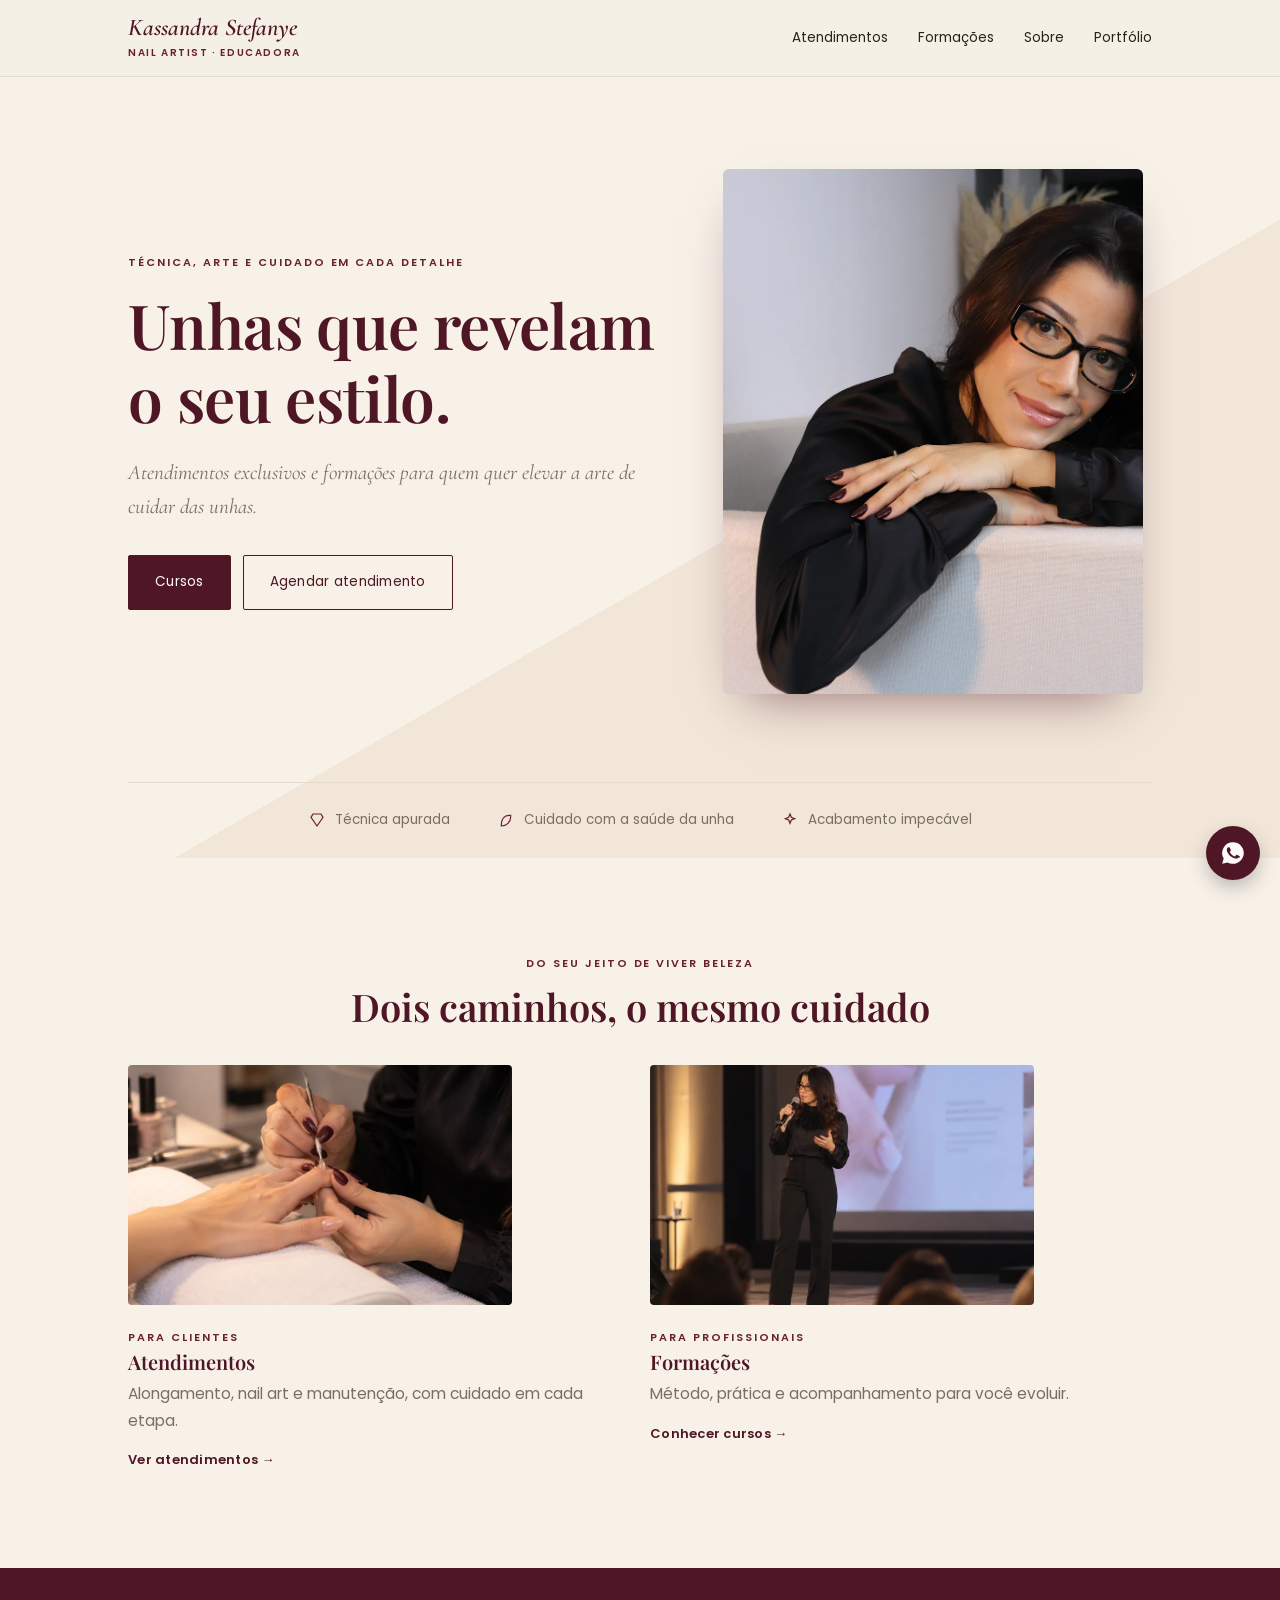
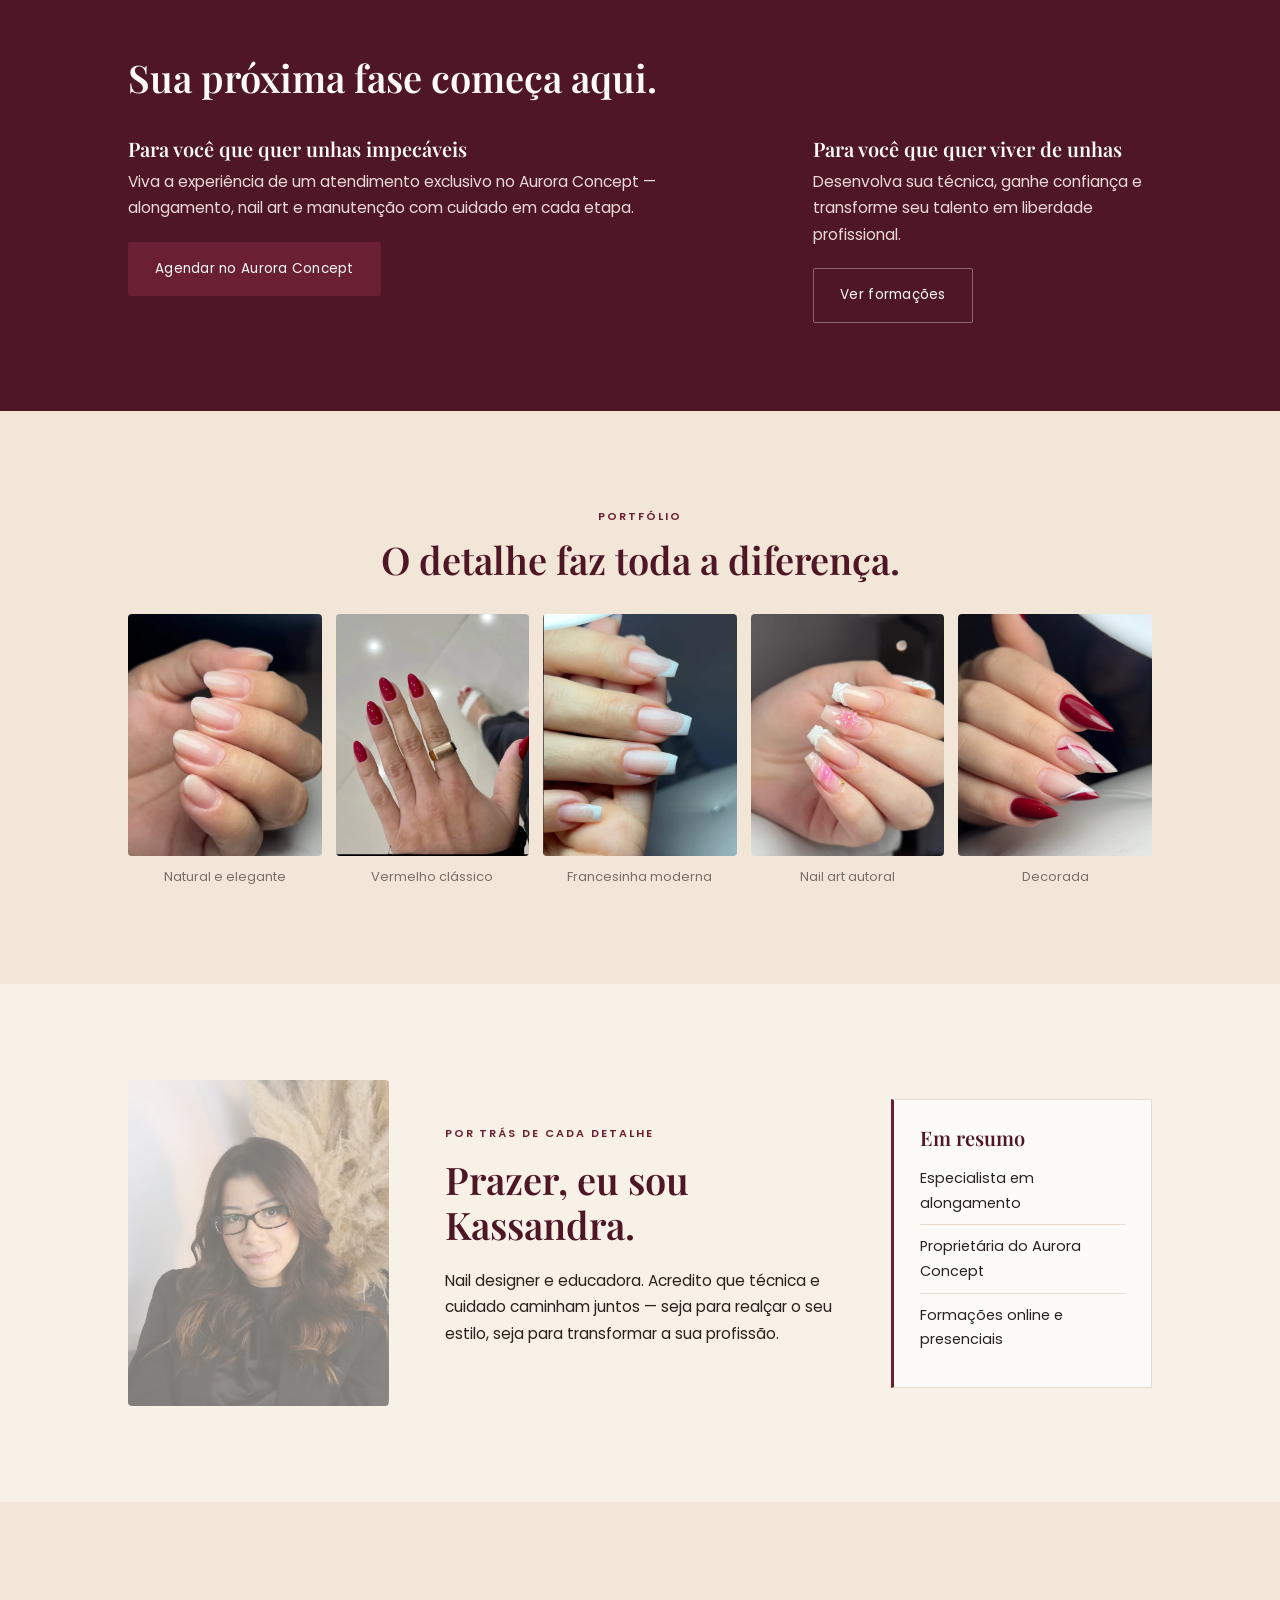
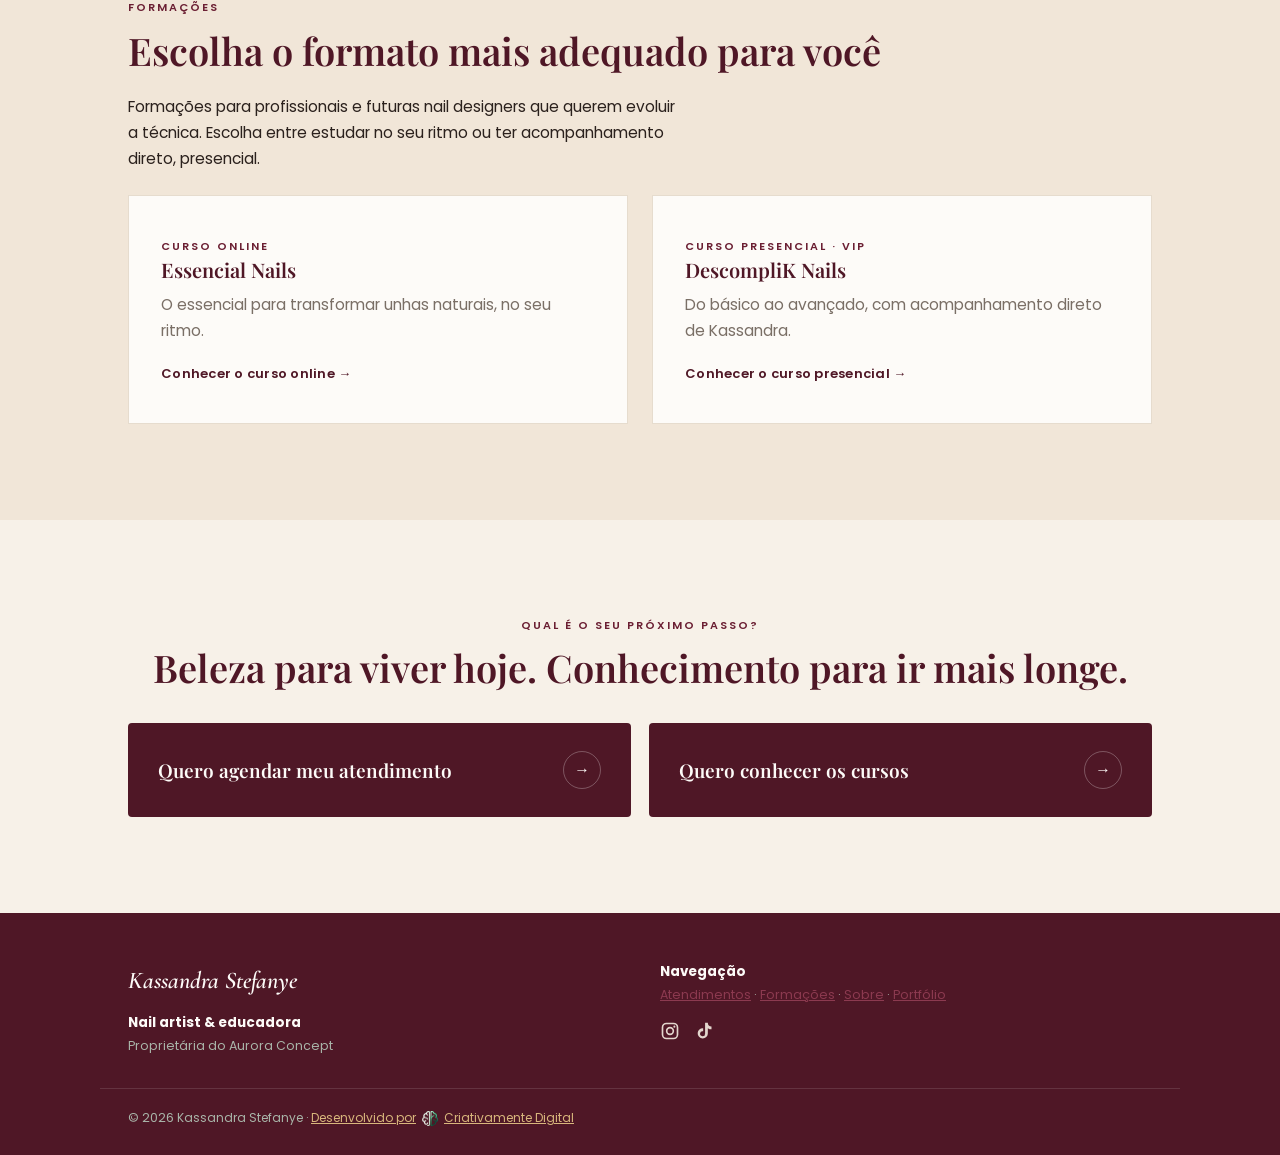
<file: index.html>
<!DOCTYPE html>
<html lang="pt-BR">
<head>
<meta charset="UTF-8">
<meta name="viewport" content="width=device-width, initial-scale=1.0">
<title>Kassandra Stefanye — Nail Designer & Educadora</title>
<meta name="description" content="Atendimentos exclusivos no Aurora Concept e formações para quem quer elevar a arte de cuidar das unhas, com Kassandra Stefanye.">
<meta name="robots" content="index, follow">
<link rel="canonical" href="https://kassandrastefanye.com.br/">
<meta property="og:type" content="website">
<meta property="og:locale" content="pt_BR">
<meta property="og:site_name" content="Kassandra Stefanye">
<meta property="og:url" content="https://kassandrastefanye.com.br/">
<meta property="og:title" content="Kassandra Stefanye — Nail Designer & Educadora">
<meta property="og:description" content="Atendimentos exclusivos no Aurora Concept e formações para quem quer elevar a arte de cuidar das unhas, com Kassandra Stefanye.">
<link rel="icon" href="img/favicon.svg" type="image/svg+xml">
<link rel="preconnect" href="https://fonts.googleapis.com">
<link rel="preconnect" href="https://fonts.gstatic.com" crossorigin>
<link href="https://fonts.googleapis.com/css2?family=Playfair+Display:wght@500;600;700&family=Cormorant+Garamond:ital,wght@0,400;0,500;0,600;1,500;1,600&family=Poppins:wght@300;400;500;600&display=swap" rel="stylesheet">
<link rel="stylesheet" href="style.css">
</head>
<body>
<header class="top">
  <div class="wrap top-in">
    <a class="brand" href="#inicio">Kassandra Stefanye<small>Nail artist · educadora</small></a>
    <nav class="menu" id="menu" aria-label="Principal">
      <a href="#atendimentos">Atendimentos</a><a href="#formacoes">Formações</a><a href="#sobre">Sobre</a><a href="#portfolio">Portfólio</a>
    </nav>
    <button class="burger" id="burger" aria-label="Abrir menu" aria-expanded="false"><span></span><span></span><span></span></button>
  </div>
</header>

<main>
<section class="hero" id="inicio">
  <div class="wrap hero-in">
    <div>
      <p class="eyebrow">Técnica, arte e cuidado em cada detalhe</p>
      <h1>Unhas que revelam o seu estilo.</h1>
      <p class="lead">Atendimentos exclusivos e formações para quem quer elevar a arte de cuidar das unhas.</p>
      <div class="ctas">
        <a class="btn" href="#formacoes">Cursos</a>
        <a class="btn ghost" href="auroraconcept/">Agendar atendimento</a>
      </div>
    </div>
    <div class="hero-photo"><img src="img/kassandra-hero.webp" alt="Kassandra Stefanye" width="900" height="1125" fetchpriority="high"></div>
  </div>
  <div class="wrap">
    <div class="badges">
      <span class="b"><svg width="16" height="16" viewBox="0 0 24 24" fill="none" stroke="currentColor" stroke-width="1.8"><path d="M6 3h12l3 5-9 13L3 8z"/></svg>Técnica apurada</span>
      <span class="b"><svg width="16" height="16" viewBox="0 0 24 24" fill="none" stroke="currentColor" stroke-width="1.8"><path d="M5 21c8 0 14-6 14-14V5h-2C9 5 5 11 5 19z"/></svg>Cuidado com a saúde da unha</span>
      <span class="b"><svg width="16" height="16" viewBox="0 0 24 24" fill="none" stroke="currentColor" stroke-width="1.8"><path d="M12 3l2 5 5 2-5 2-2 5-2-5-5-2 5-2z"/></svg>Acabamento impecável</span>
    </div>
  </div>
</section>

<section class="sec">
  <div class="wrap">
    <p class="eyebrow" style="text-align:center">Do seu jeito de viver beleza</p>
    <h2 style="text-align:center">Dois caminhos, o mesmo cuidado</h2>
    <div class="split" style="margin-top:36px">
      <a class="split-card" href="#atendimentos">
        <div class="split-ph"><img src="img/atendimento.webp" alt="Atendimento de alongamento de unhas" width="900" height="675" loading="lazy" style="width:100%;height:100%;object-fit:cover;display:block"></div>
        <span class="tag eyebrow">Para clientes</span>
        <h3>Atendimentos</h3>
        <p>Alongamento, nail art e manutenção, com cuidado em cada etapa.</p>
        <span class="go">Ver atendimentos →</span>
      </a>
      <a class="split-card" href="#formacoes">
        <div class="split-ph"><img src="img/formacoes.webp" alt="Kassandra Stefanye ministrando palestra" width="900" height="675" loading="lazy" style="width:100%;height:100%;object-fit:cover;display:block"></div>
        <span class="tag eyebrow">Para profissionais</span>
        <h3>Formações</h3>
        <p>Método, prática e acompanhamento para você evoluir.</p>
        <span class="go">Conhecer cursos →</span>
      </a>
    </div>
  </div>
</section>

<section class="sec" id="atendimentos" style="background:var(--verde);color:var(--off-white);padding:88px 0">
  <div class="wrap">
    <h2 style="color:var(--off-white)">Sua próxima fase começa aqui.</h2>
    <div class="two" style="margin-top:36px">
      <div>
        <h3 style="color:var(--off-white)">Para você que quer unhas impecáveis</h3>
        <p style="color:#e8d9d4;margin-bottom:20px">Viva a experiência de um atendimento exclusivo no Aurora Concept — alongamento, nail art e manutenção com cuidado em cada etapa.</p>
        <a class="btn" style="background:var(--dourado);border-color:var(--dourado)" href="auroraconcept/">Agendar no Aurora Concept</a>
      </div>
      <div>
        <h3 style="color:var(--off-white)">Para você que quer viver de unhas</h3>
        <p style="color:#e8d9d4;margin-bottom:20px">Desenvolva sua técnica, ganhe confiança e transforme seu talento em liberdade profissional.</p>
        <a class="btn ghost" style="color:var(--off-white);border-color:#ffffff55" href="#formacoes">Ver formações</a>
      </div>
    </div>
  </div>
</section>

<section class="sec alt" id="portfolio">
  <div class="wrap">
    <p class="eyebrow" style="text-align:center">Portfólio</p>
    <h2 style="text-align:center">O detalhe faz toda a diferença.</h2>
    <div class="portfolio-grid" style="margin-top:32px">
      <figure class="pf-item"><img src="img/pf-natural.webp" alt="Unhas naturais e elegantes" width="600" height="750" loading="lazy" style="width:100%;height:auto;aspect-ratio:4/5;object-fit:cover;border-radius:4px;display:block"><figcaption>Natural e elegante</figcaption></figure>
      <figure class="pf-item"><img src="img/pf-vermelha.webp" alt="Unhas vermelho clássico" width="600" height="750" loading="lazy" style="width:100%;height:auto;aspect-ratio:4/5;object-fit:cover;border-radius:4px;display:block"><figcaption>Vermelho clássico</figcaption></figure>
      <figure class="pf-item"><img src="img/pf-francesinha.webp" alt="Francesinha moderna" width="600" height="750" loading="lazy" style="width:100%;height:auto;aspect-ratio:4/5;object-fit:cover;border-radius:4px;display:block"><figcaption>Francesinha moderna</figcaption></figure>
      <figure class="pf-item"><img src="img/pf-nailart.webp" alt="Nail art autoral" width="600" height="750" loading="lazy" style="width:100%;height:auto;aspect-ratio:4/5;object-fit:cover;border-radius:4px;display:block"><figcaption>Nail art autoral</figcaption></figure>
      <figure class="pf-item"><img src="img/pf-decorada.webp" alt="Nail art decorada" width="600" height="750" loading="lazy" style="width:100%;height:auto;aspect-ratio:4/5;object-fit:cover;border-radius:4px;display:block"><figcaption>Decorada</figcaption></figure>
    </div>
  </div>
</section>

<section class="sec" id="sobre">
  <div class="wrap two">
    <div class="instructor-ph"><img src="img/kassandra-sobre.webp" alt="Kassandra Stefanye" width="900" height="1125" loading="lazy" style="width:100%;height:100%;object-fit:cover;border-radius:4px;display:block"></div>
    <div>
      <p class="eyebrow">Por trás de cada detalhe</p>
      <h2>Prazer, eu sou Kassandra.</h2>
      <p>Nail designer e educadora. Acredito que técnica e cuidado caminham juntos — seja para realçar o seu estilo, seja para transformar a sua profissão.</p>
    </div>
    <aside class="facts"><h3>Em resumo</h3><ul><li>Especialista em alongamento</li><li>Proprietária do Aurora Concept</li><li>Formações online e presenciais</li></ul></aside>
  </div>
</section>

<section class="sec alt" id="formacoes">
  <div class="wrap">
    <p class="eyebrow">Formações</p>
    <h2>Escolha o formato mais adequado para você</h2>
    <p class="narrow">Formações para profissionais e futuras nail designers que querem evoluir a técnica. Escolha entre estudar no seu ritmo ou ter acompanhamento direto, presencial.</p>
    <div class="paths">
      <a class="path-card" href="essencial-nails/">
        <span class="tag eyebrow">Curso online</span>
        <h3>Essencial Nails</h3>
        <p>O essencial para transformar unhas naturais, no seu ritmo.</p>
        <span class="go">Conhecer o curso online →</span>
      </a>
      <a class="path-card" href="descomplik-nails/">
        <span class="tag eyebrow">Curso presencial · VIP</span>
        <h3>DescompliK Nails</h3>
        <p>Do básico ao avançado, com acompanhamento direto de Kassandra.</p>
        <span class="go">Conhecer o curso presencial →</span>
      </a>
    </div>
  </div>
</section>

<section class="sec final-cta">
  <div class="wrap">
    <p class="eyebrow" style="text-align:center">Qual é o seu próximo passo?</p>
    <h2 style="text-align:center">Beleza para viver hoje. Conhecimento para ir mais longe.</h2>
    <div class="final-grid" style="margin-top:32px">
      <a class="final-card" href="auroraconcept/"><strong>Quero agendar meu atendimento</strong><span class="circ">→</span></a>
      <a class="final-card" href="#formacoes"><strong>Quero conhecer os cursos</strong><span class="circ">→</span></a>
    </div>
  </div>
</section>
</main>

<footer>
  <div class="wrap foot">
    <div><p class="foot-logo">Kassandra Stefanye</p><strong>Nail artist &amp; educadora</strong><br><span>Proprietária do Aurora Concept</span></div>
    <div class="priv">
      <strong>Navegação</strong><br>
      <span><a href="#atendimentos">Atendimentos</a> · <a href="#formacoes">Formações</a> · <a href="#sobre">Sobre</a> · <a href="#portfolio">Portfólio</a></span>
      <div class="footer-social" style="margin-top:14px">
        <a href="https://www.instagram.com/kassandrastefanye/" target="_blank" rel="noopener" aria-label="Instagram"><svg width="20" height="20" viewBox="0 0 24 24" fill="currentColor"><path d="M7.8 2h8.4A5.8 5.8 0 0 1 22 7.8v8.4a5.8 5.8 0 0 1-5.8 5.8H7.8A5.8 5.8 0 0 1 2 16.2V7.8A5.8 5.8 0 0 1 7.8 2zm-.2 2A3.6 3.6 0 0 0 4 7.6v8.8A3.6 3.6 0 0 0 7.6 20h8.8a3.6 3.6 0 0 0 3.6-3.6V7.6A3.6 3.6 0 0 0 16.4 4zm9.65 1.5a1.25 1.25 0 1 1 0 2.5 1.25 1.25 0 0 1 0-2.5zM12 7a5 5 0 1 1 0 10 5 5 0 0 1 0-10zm0 2a3 3 0 1 0 0 6 3 3 0 0 0 0-6z"/></svg></a>
        <a href="https://www.tiktok.com/@kassandrastefanye" target="_blank" rel="noopener" aria-label="TikTok"><svg width="20" height="20" viewBox="0 0 24 24" fill="currentColor"><path d="M16.6 2h-3.3v13.2a3 3 0 1 1-2.3-2.9V8.8a6.1 6.1 0 1 0 5.6 6.1V8.6a7.6 7.6 0 0 0 4.4 1.4V6.7A4.3 4.3 0 0 1 16.6 2z"/></svg></a>
      </div>
    </div>
  </div>
  <div class="wrap credit">© <span id="yr"></span> Kassandra Stefanye · <a href="https://criativamentedigital.com.br/sites" target="_blank" rel="noopener" style="display:inline-flex;align-items:center;gap:6px;vertical-align:middle">Desenvolvido por <img src="img/cd-logo.png" alt="Criativamente Digital" style="width:16px;height:16px;object-fit:contain"> Criativamente Digital</a></div>
</footer>
<a class="wa-float" href="https://api.whatsapp.com/send?phone=5511984277586&text=Oi%20Kassandra!%20Vim%20pelo%20site%20e%20gostaria%20de%20mais%20informa%C3%A7%C3%B5es." target="_blank" rel="noopener" aria-label="Falar no WhatsApp"><svg width="26" height="26" viewBox="0 0 24 24" fill="currentColor" aria-hidden="true"><path d="M12 2a10 10 0 0 0-8.6 15.1L2 22l5-1.3A10 10 0 1 0 12 2zm5.2 13.9c-.2.6-1.3 1.2-1.8 1.2-.5.1-1 .2-3.3-.7-2.8-1.1-4.6-4-4.7-4.2-.1-.2-1.1-1.5-1.1-2.9s.7-2.1 1-2.4c.2-.3.5-.3.7-.3h.5c.2 0 .4 0 .6.5l.9 2.1c.1.2.1.4 0 .6l-.4.6-.3.4c-.1.2-.3.4-.1.7.2.3.8 1.3 1.7 2.1 1.2 1 2.1 1.3 2.4 1.5.3.1.5.1.7-.1l1-1.2c.2-.3.4-.2.7-.1l2 1c.3.1.5.2.5.4.1.3.1.8-.1 1.4z"/></svg></a>
<script src="app.js"></script>
</body>
</html>
</file>
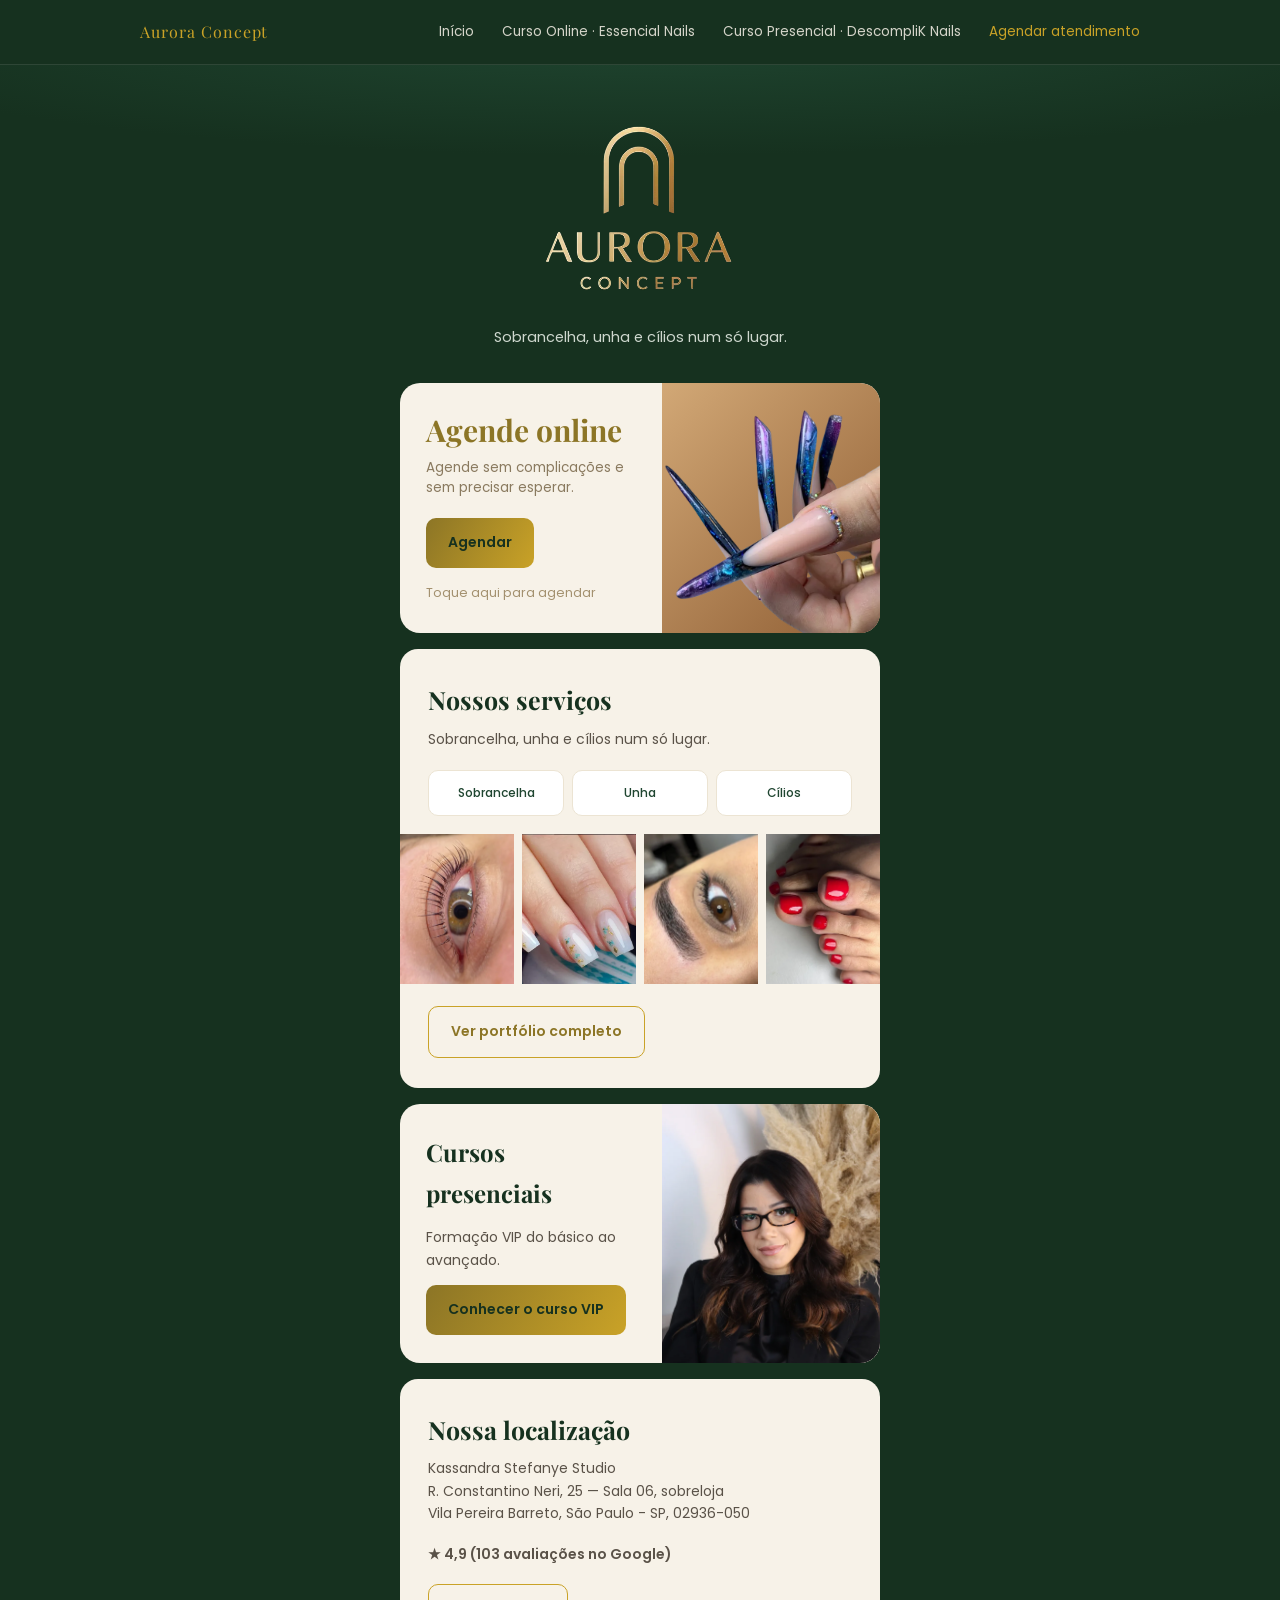
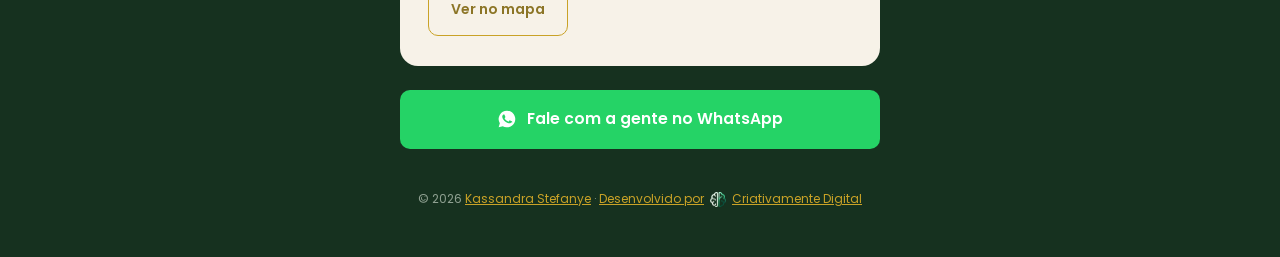
<file: auroraconcept/index.html>
<!DOCTYPE html>
<html lang="pt-BR">
<head>
<meta charset="UTF-8">
<meta name="viewport" content="width=device-width, initial-scale=1.0">
<title>Aurora Concept — Agende seu atendimento</title>
<meta name="description" content="Aurora Concept: sobrancelha, unha e cílios num só lugar. Agende online ou fale com a gente pelo WhatsApp.">
<meta name="robots" content="index, follow">
<link rel="canonical" href="https://kassandrastefanye.com.br/auroraconcept/">
<meta property="og:type" content="website">
<meta property="og:locale" content="pt_BR">
<meta property="og:site_name" content="Kassandra Stefanye">
<meta property="og:url" content="https://kassandrastefanye.com.br/auroraconcept/">
<meta property="og:title" content="Aurora Concept — Agende seu atendimento">
<meta property="og:description" content="Aurora Concept: sobrancelha, unha e cílios num só lugar. Agende online ou fale com a gente pelo WhatsApp.">
<link rel="icon" href="../img/favicon.svg" type="image/svg+xml">
<link rel="preconnect" href="https://fonts.googleapis.com">
<link rel="preconnect" href="https://fonts.gstatic.com" crossorigin>
<link href="https://fonts.googleapis.com/css2?family=Playfair+Display:wght@500;600;700&family=Poppins:wght@300;400;500;600&display=swap" rel="stylesheet">
<style>
:root{--ac-green:#16311F;--ac-green-2:#1F4530;--ac-gold:#C9A227;--ac-gold-2:#8C7526;--ac-cream:#F7F2E8;--ac-ink:#231D15}
*{box-sizing:border-box;margin:0;padding:0}
body{font:15.5px/1.7 "Poppins",sans-serif;color:var(--ac-cream);background:var(--ac-green)}
.wrap{max-width:720px;margin:0 auto;padding:0 20px}
a{color:inherit}
img{max-width:100%;display:block}

.ac-top{position:sticky;top:0;z-index:50;background:var(--ac-green);border-bottom:1px solid #ffffff1a}
.ac-top .top-in{display:flex;align-items:center;justify-content:space-between;height:64px;gap:24px;max-width:1040px;margin:0 auto;padding:0 20px}
.ac-brand{font-family:"Playfair Display",serif;font-size:16px;letter-spacing:.06em;color:var(--ac-gold);text-decoration:none}
.ac-top .burger{display:none;width:40px;height:40px;border:1px solid #ffffff33;background:transparent;border-radius:6px;cursor:pointer;flex-direction:column;justify-content:center;align-items:center;gap:5px}
.ac-top .burger span{width:16px;height:1.5px;background:var(--ac-cream)}
.ac-top .menu{display:flex;gap:28px}
.ac-top .menu a{color:var(--ac-cream);text-decoration:none;font-size:13.5px;opacity:.85}
.ac-top .menu a:hover{opacity:1}
.ac-top .menu a.is-active{color:var(--ac-gold);opacity:1}

@media(max-width:820px){
  .ac-top .burger{display:flex}
  .ac-top .menu{display:none;position:fixed;top:64px;left:0;right:0;background:var(--ac-green-2);flex-direction:column;gap:0;border-bottom:1px solid #ffffff1a;box-shadow:0 14px 24px -10px #0006}
  .ac-top .menu.open{display:flex}
  .ac-top .menu a{padding:16px 20px;border-top:1px solid #ffffff14;font-size:14px;opacity:1}
}

.ac-hero{text-align:center;padding:48px 0 34px;background:radial-gradient(120% 70% at 50% -10%,var(--ac-green-2) 0%,var(--ac-green) 55%)}
.ac-logo{width:220px;height:auto;aspect-ratio:420/370;margin:0 auto}
.ac-tag{color:#cfd8cf;font-size:14.5px;margin:18px auto 0;max-width:34ch}

.wrap-narrow{max-width:520px;margin:0 auto;padding:0 20px}
.ac-card{background:var(--ac-cream);color:var(--ac-ink);border-radius:18px;padding:30px 28px;margin:16px 0;overflow:hidden}

/* hero integrado: card com a foto vazando pro fundo dourado */
.ac-hero-card{position:relative;background:var(--ac-cream);border-radius:20px;margin:0 0 16px;overflow:hidden;display:grid;grid-template-columns:1.2fr 1fr;min-height:240px}
.ac-hero-left{padding:30px 26px;display:flex;flex-direction:column;justify-content:center;gap:10px;position:relative;z-index:2}
.ac-hero-left h2{font-family:"Playfair Display",serif;font-size:clamp(22px,4vw,30px);color:var(--ac-gold-2);line-height:1.15}
.ac-hero-left p{color:#8a7a5f;font-size:13.5px;line-height:1.5;margin:0}
.ac-hero-cta{display:flex;align-items:center;gap:14px;margin-top:10px;flex-wrap:wrap}
.ac-hero-btn{background:linear-gradient(120deg,var(--ac-gold-2),var(--ac-gold));color:var(--ac-green);padding:13px 22px;border-radius:10px;font-weight:600;text-decoration:none;font-size:14px;white-space:nowrap}
.ac-hero-note{color:#a3906e;font-size:12.5px}
.ac-hero-right{position:relative;background:linear-gradient(135deg,#d2a876,#8f5e34);overflow:hidden}
.ac-hero-photo{position:absolute;inset:0;width:100%;height:100%;object-fit:cover;object-position:60% 75%}

@media(max-width:620px){
  .ac-hero-card{grid-template-columns:1fr 150px;min-height:0}
  .ac-hero-photo{object-position:40% 70%}
  .ac-hero-left{padding:20px 14px}
  .ac-hero-left h2{font-size:19px}
  .ac-hero-left p{font-size:12px}
  .ac-hero-btn{padding:10px 14px;font-size:12.5px}
  .ac-hero-note{display:none}
}
.ac-card h2{font-family:"Playfair Display",serif;font-size:25px;color:var(--ac-green);margin-bottom:6px}
.ac-card p{color:#5a5248;font-size:14px;margin-bottom:18px}
.ac-btn{display:inline-block;text-align:center;background:linear-gradient(120deg,var(--ac-gold-2),var(--ac-gold));color:var(--ac-green);font-weight:600;text-decoration:none;padding:13px 22px;border-radius:10px;font-size:14px;box-sizing:border-box;white-space:nowrap}
.ac-btn.outline{background:none;border:1px solid var(--ac-gold);color:var(--ac-gold-2)}
.ac-btn .short{display:none}

.ac-services{display:grid;grid-template-columns:repeat(3,1fr);gap:8px;margin:18px 0}
.ac-service{background:#fff;border:1px solid #ece4d3;border-radius:10px;padding:12px 6px;text-align:center;font-size:12px;color:var(--ac-green-2);font-weight:500}

.ac-gallery{display:grid;grid-template-columns:repeat(4,1fr);gap:8px;margin:18px -28px 22px;padding:0 0}
.ac-gallery img{width:100%;height:150px;object-fit:cover}
.ac-gallery a:first-child img{border-top-left-radius:0}
.ac-gallery a:last-child img{border-top-right-radius:0}

.ac-course-card{position:relative;background:var(--ac-cream);border-radius:20px;overflow:hidden;display:grid;grid-template-columns:1.2fr 1fr;min-height:220px;margin:16px 0}
.ac-course-left{padding:28px 26px;display:flex;flex-direction:column;justify-content:center;align-items:flex-start;gap:12px}
.ac-course-left h2{font-family:"Playfair Display",serif;font-size:24px;color:var(--ac-green)}
.ac-course-left p{color:#5a5248;font-size:14px}
.ac-course-right{position:relative;background:#e7ded0}
.ac-course-right img{position:absolute;inset:0;width:100%;height:100%;object-fit:cover;object-position:50% 18%}

@media(max-width:620px){
  .ac-course-card{grid-template-columns:1fr 130px;min-height:170px}
  .ac-course-left{padding:18px 16px}
  .ac-course-left h2{font-size:19px}
  .ac-course-left p{font-size:12.5px}
  .ac-btn{padding:10px 14px;font-size:12.5px}
  .ac-btn .full{display:none}
  .ac-btn .short{display:inline}
}

.ac-addr{font-size:14px;line-height:1.6;color:#5a5248;margin-bottom:6px}
.ac-rating{color:var(--ac-gold-2);font-size:13px;font-weight:600;margin-bottom:16px}
.ac-wa{display:flex;align-items:center;justify-content:center;gap:10px;background:#25D366;color:#fff;text-decoration:none;padding:16px 20px;border-radius:10px;font-weight:600;margin:24px 0}
.ac-foot{text-align:center;padding:16px 0 48px;color:#8fa091;font-size:12px}
.ac-foot a{color:var(--ac-gold)}

@media(max-width:560px){
  .ac-gallery{grid-template-columns:repeat(2,1fr);margin-left:-8px;margin-right:-8px}
  .ac-gallery img{height:140px}
  .ac-card{padding:24px 20px}
}
</style>
</head>
<body>

<header class="ac-top">
  <div class="wrap top-in">
    <a class="ac-brand" href="../">Aurora Concept</a>
    <nav class="menu" id="menu" aria-label="Principal">
      <a href="../">Início</a>
      <a href="../essencial-nails/">Curso Online · Essencial Nails</a>
      <a href="../descomplik-nails/">Curso Presencial · DescompliK Nails</a>
      <a href="./" class="is-active">Agendar atendimento</a>
    </nav>
    <button class="burger" id="burger" aria-label="Abrir menu" aria-expanded="false"><span></span><span></span><span></span></button>
  </div>
</header>

<div class="ac-hero">
  <div class="wrap">
    <img class="ac-logo" src="img/logo.webp" alt="Aurora Concept" width="420" height="370">
    <p class="ac-tag">Sobrancelha, unha e cílios num só lugar.</p>
  </div>
</div>

<div class="wrap-narrow">
  <div class="ac-hero-card">
    <div class="ac-hero-left">
      <h2>Agende online</h2>
      <p>Agende sem complicações e sem precisar esperar.</p>
      <div class="ac-hero-cta">
        <a class="ac-hero-btn" href="https://www.trinks.com/ks-studio" target="_blank" rel="noopener">Agendar</a>
        <span class="ac-hero-note">Toque aqui para agendar</span>
      </div>
    </div>
    <div class="ac-hero-right">
      <img class="ac-hero-photo" src="img/hero.webp" alt="Alongamento de unhas com nail art" width="700" height="716">
    </div>
  </div>

  <div class="ac-card">
    <h2>Nossos serviços</h2>
    <p>Sobrancelha, unha e cílios num só lugar.</p>
    <div class="ac-services">
      <div class="ac-service">Sobrancelha</div>
      <div class="ac-service">Unha</div>
      <div class="ac-service">Cílios</div>
    </div>
    <div class="ac-gallery" aria-hidden="true">
      <a href="https://auroraaconcept.my.canva.site/portfolio" target="_blank" rel="noopener"><img src="img/pf-cilios.webp" alt="" loading="lazy"></a>
      <a href="https://auroraaconcept.my.canva.site/portfolio" target="_blank" rel="noopener"><img src="img/pf-unha.webp" alt="" loading="lazy"></a>
      <a href="https://auroraaconcept.my.canva.site/portfolio" target="_blank" rel="noopener"><img src="img/pf-sobrancelha.webp" alt="" loading="lazy"></a>
      <a href="https://auroraaconcept.my.canva.site/portfolio" target="_blank" rel="noopener"><img src="img/pf-pedicure.webp" alt="" loading="lazy"></a>
    </div>
    <a class="ac-btn outline" href="https://auroraaconcept.my.canva.site/portfolio" target="_blank" rel="noopener">Ver portfólio completo</a>
  </div>

  <div class="ac-course-card">
    <div class="ac-course-left">
      <h2>Cursos presenciais</h2>
      <p>Formação VIP do básico ao avançado.</p>
      <a class="ac-btn" href="../descomplik-nails/"><span class="full">Conhecer o curso VIP</span><span class="short">Saiba mais</span></a>
    </div>
    <div class="ac-course-right">
      <img src="../img/kassandra-sobre.webp" alt="Kassandra Stefanye">
    </div>
  </div>

  <div class="ac-card">
    <h2>Nossa localização</h2>
    <p class="ac-addr">Kassandra Stefanye Studio<br>R. Constantino Neri, 25 — Sala 06, sobreloja<br>Vila Pereira Barreto, São Paulo - SP, 02936-050</p>
    <p class="ac-rating">★ 4,9 (103 avaliações no Google)</p>
    <a class="ac-btn outline" href="https://maps.app.goo.gl/wcvPn8BbmdoRJ7AJ9" target="_blank" rel="noopener">Ver no mapa</a>
  </div>

  <a class="ac-wa" href="https://api.whatsapp.com/send?phone=5511984277586&text=Oi%20Kassandra!%20Gostaria%20de%20agendar%20um%20hor%C3%A1rio!" target="_blank" rel="noopener">
    <svg width="20" height="20" viewBox="0 0 24 24" fill="currentColor" aria-hidden="true"><path d="M12 2a10 10 0 0 0-8.6 15.1L2 22l5-1.3A10 10 0 1 0 12 2zm5.2 13.9c-.2.6-1.3 1.2-1.8 1.2-.5.1-1 .2-3.3-.7-2.8-1.1-4.6-4-4.7-4.2-.1-.2-1.1-1.5-1.1-2.9s.7-2.1 1-2.4c.2-.3.5-.3.7-.3h.5c.2 0 .4 0 .6.5l.9 2.1c.1.2.1.4 0 .6l-.4.6-.3.4c-.1.2-.3.4-.1.7.2.3.8 1.3 1.7 2.1 1.2 1 2.1 1.3 2.4 1.5.3.1.5.1.7-.1l1-1.2c.2-.3.4-.2.7-.1l2 1c.3.1.5.2.5.4.1.3.1.8-.1 1.4z"/></svg>
    Fale com a gente no WhatsApp
  </a>

  <p class="ac-foot">© <span id="yr"></span> <a href="../">Kassandra Stefanye</a> · <a href="https://criativamentedigital.com.br/sites" target="_blank" rel="noopener" style="display:inline-flex;align-items:center;gap:6px;vertical-align:middle">Desenvolvido por <img src="../img/cd-logo.png" alt="Criativamente Digital" style="width:16px;height:16px;object-fit:contain"> Criativamente Digital</a></p>
</div>

<script src="../app.js"></script>
</body>
</html>
</file>
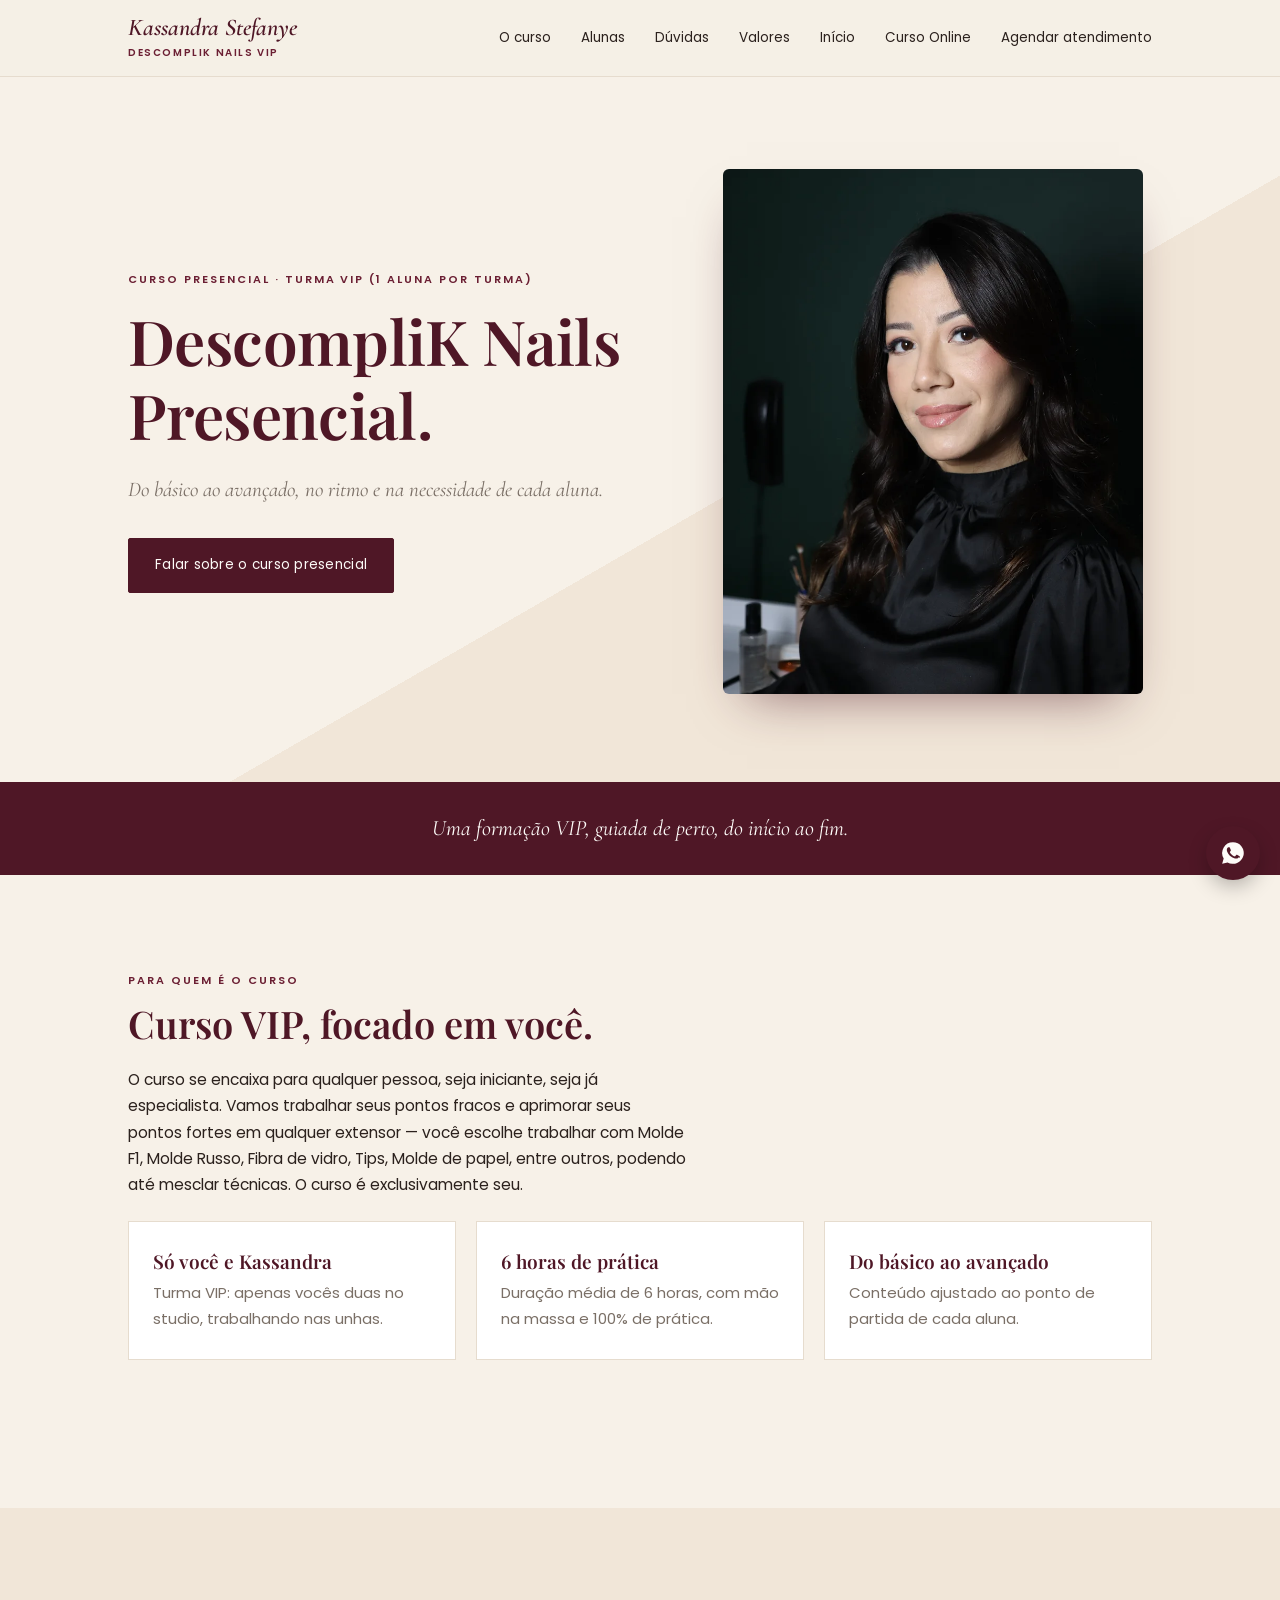
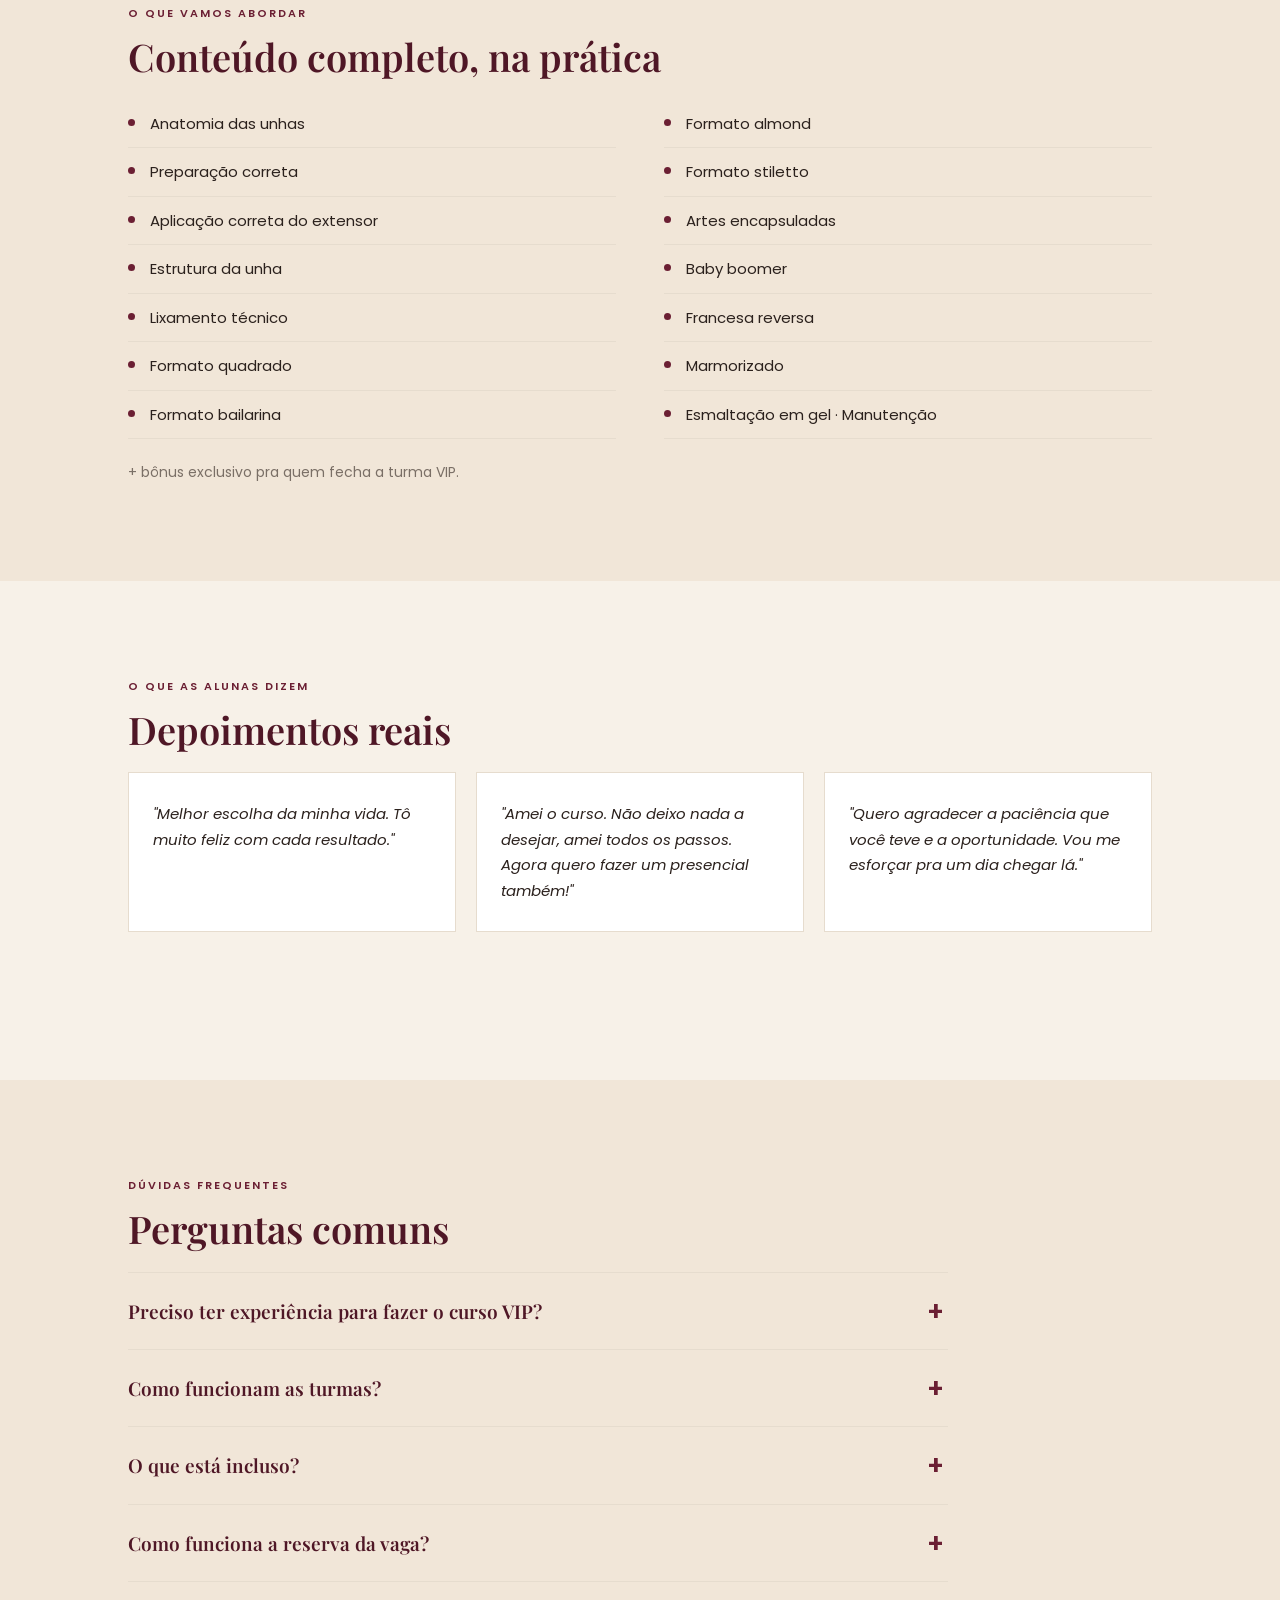
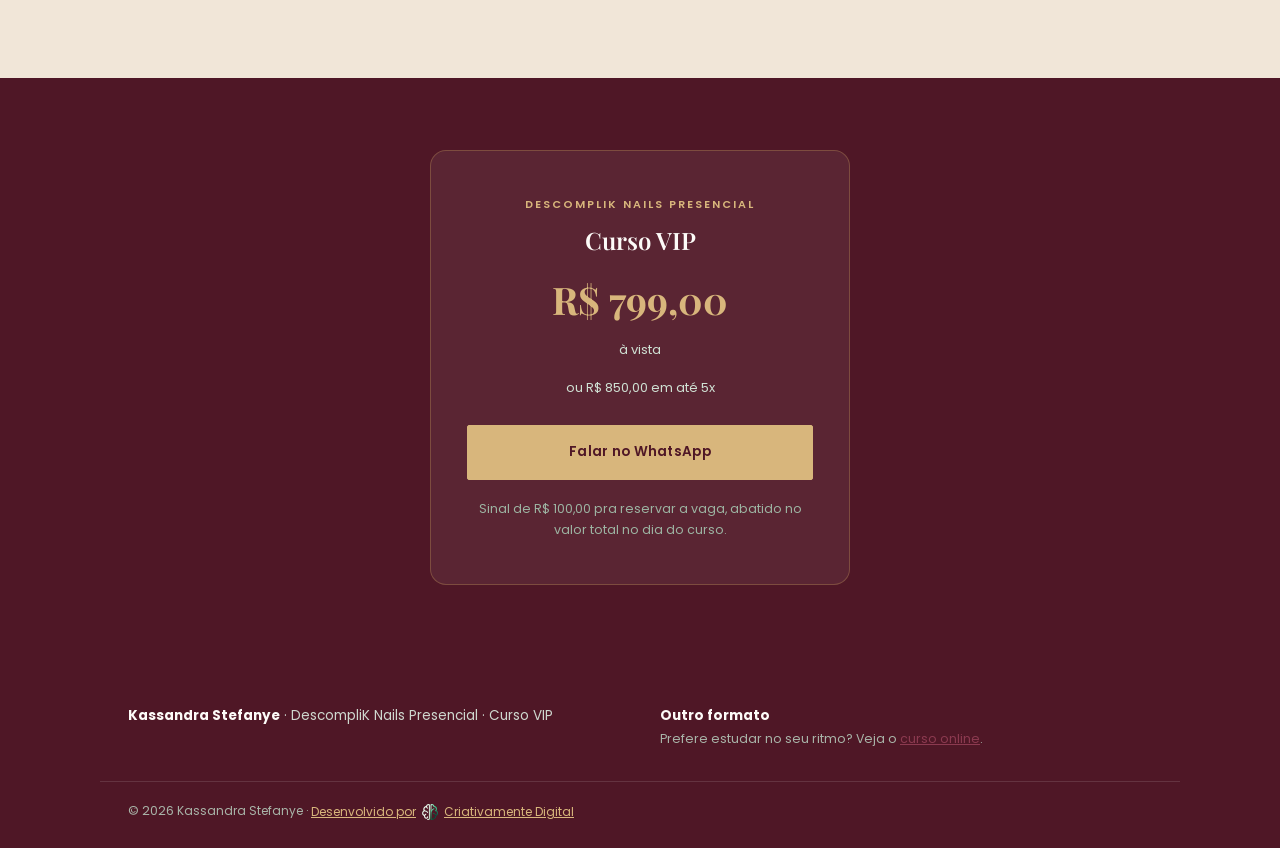
<file: descomplik-nails/index.html>
<!DOCTYPE html>
<html lang="pt-BR">
<head>
<meta charset="UTF-8">
<meta name="viewport" content="width=device-width, initial-scale=1.0">
<title>DescompliK Nails Presencial — Curso VIP | Kassandra Stefanye</title>
<meta name="description" content="DescompliK Nails Presencial: curso VIP presencial com Kassandra Stefanye, do básico ao avançado, focado na necessidade de cada aluna. Apenas você e Kassandra no studio.">
<meta name="robots" content="index, follow">
<link rel="canonical" href="https://kassandrastefanye.com.br/descomplik-nails/">
<meta property="og:type" content="website">
<meta property="og:locale" content="pt_BR">
<meta property="og:site_name" content="Kassandra Stefanye">
<meta property="og:url" content="https://kassandrastefanye.com.br/descomplik-nails/">
<meta property="og:title" content="DescompliK Nails Presencial — Curso VIP | Kassandra Stefanye">
<meta property="og:description" content="DescompliK Nails Presencial: curso VIP presencial com Kassandra Stefanye, do básico ao avançado, focado na necessidade de cada aluna. Apenas você e Kassandra no studio.">
<link rel="icon" href="../img/favicon.svg" type="image/svg+xml">
<link rel="preconnect" href="https://fonts.googleapis.com">
<link rel="preconnect" href="https://fonts.gstatic.com" crossorigin>
<link href="https://fonts.googleapis.com/css2?family=Playfair+Display:wght@500;600;700&family=Cormorant+Garamond:ital,wght@0,400;0,500;0,600;1,500;1,600&family=Poppins:wght@300;400;500;600&display=swap" rel="stylesheet">
<link rel="stylesheet" href="../style.css">
</head>
<body>
<header class="top">
  <div class="wrap top-in">
    <a class="brand" href="../">Kassandra Stefanye<small>DescompliK Nails VIP</small></a>
    <nav class="menu" id="menu" aria-label="Principal">
      <a href="#conteudo">O curso</a><a href="#depoimentos">Alunas</a><a href="#faq">Dúvidas</a><a href="#inscricao">Valores</a><a href="../">Início</a><a href="../essencial-nails/">Curso Online</a><a href="../auroraconcept/">Agendar atendimento</a>
    </nav>
    <button class="burger" id="burger" aria-label="Abrir menu" aria-expanded="false"><span></span><span></span><span></span></button>
  </div>
</header>

<main>
<section class="hero">
  <div class="wrap hero-in">
    <div>
      <p class="eyebrow">Curso presencial · turma VIP (1 aluna por turma)</p>
      <h1>DescompliK Nails Presencial.</h1>
      <p class="lead">Do básico ao avançado, no ritmo e na necessidade de cada aluna.</p>
      <div class="ctas">
        <a class="btn" href="https://api.whatsapp.com/send?phone=5511984277586&text=Ol%C3%A1%2C%20Kassandra!%20Tenho%20interesse%20no%20curso%20presencial%20DescompliK%20Nails." target="_blank" rel="noopener">Falar sobre o curso presencial</a>
      </div>
    </div>
    <div class="hero-photo"><img src="../img/kassandra-descomplik.webp" alt="Kassandra Stefanye" width="800" height="1000" fetchpriority="high"></div>
  </div>
</section>

<section class="band"><div class="wrap"><p>Uma formação VIP, guiada de perto, do início ao fim.</p></div></section>

<section class="sec" id="conteudo">
  <div class="wrap">
    <p class="eyebrow">Para quem é o curso</p>
    <h2>Curso VIP, focado em você.</h2>
    <p class="narrow">O curso se encaixa para qualquer pessoa, seja iniciante, seja já especialista. Vamos trabalhar seus pontos fracos e aprimorar seus pontos fortes em qualquer extensor — você escolhe trabalhar com Molde F1, Molde Russo, Fibra de vidro, Tips, Molde de papel, entre outros, podendo até mesclar técnicas. O curso é exclusivamente seu.</p>
    <div class="cards">
      <article class="card"><h3>Só você e Kassandra</h3><p>Turma VIP: apenas vocês duas no studio, trabalhando nas unhas.</p></article>
      <article class="card"><h3>6 horas de prática</h3><p>Duração média de 6 horas, com mão na massa e 100% de prática.</p></article>
      <article class="card"><h3>Do básico ao avançado</h3><p>Conteúdo ajustado ao ponto de partida de cada aluna.</p></article>
    </div>
  </div>
</section>

<section class="sec alt">
  <div class="wrap">
    <p class="eyebrow">O que vamos abordar</p>
    <h2>Conteúdo completo, na prática</h2>
    <div class="topics-2col">
      <ul>
        <li>Anatomia das unhas</li>
        <li>Preparação correta</li>
        <li>Aplicação correta do extensor</li>
        <li>Estrutura da unha</li>
        <li>Lixamento técnico</li>
        <li>Formato quadrado</li>
        <li>Formato bailarina</li>
      </ul>
      <ul>
        <li>Formato almond</li>
        <li>Formato stiletto</li>
        <li>Artes encapsuladas</li>
        <li>Baby boomer</li>
        <li>Francesa reversa</li>
        <li>Marmorizado</li>
        <li>Esmaltação em gel · Manutenção</li>
      </ul>
    </div>
    <p class="pf-note">+ bônus exclusivo pra quem fecha a turma VIP.</p>
  </div>
</section>

<section class="sec" id="depoimentos">
  <div class="wrap">
    <p class="eyebrow">O que as alunas dizem</p>
    <h2>Depoimentos reais</h2>
    <div class="cards">
      <article class="card"><p style="font-style:italic;color:var(--ink)">"Melhor escolha da minha vida. Tô muito feliz com cada resultado."</p></article>
      <article class="card"><p style="font-style:italic;color:var(--ink)">"Amei o curso. Não deixo nada a desejar, amei todos os passos. Agora quero fazer um presencial também!"</p></article>
      <article class="card"><p style="font-style:italic;color:var(--ink)">"Quero agradecer a paciência que você teve e a oportunidade. Vou me esforçar pra um dia chegar lá."</p></article>
    </div>
  </div>
</section>

<section class="sec alt" id="faq">
  <div class="wrap">
    <p class="eyebrow">Dúvidas frequentes</p>
    <h2>Perguntas comuns</h2>
    <div class="faq" id="faq-list">
      <div class="q"><button type="button"><span>Preciso ter experiência para fazer o curso VIP?</span></button><div class="a"><p>Não. O curso se encaixa pra qualquer pessoa, seja iniciante, seja especialista — o conteúdo é adaptado ao seu ponto de partida.</p></div></div>
      <div class="q"><button type="button"><span>Como funcionam as turmas?</span></button><div class="a"><p>É uma turma VIP: apenas você e Kassandra no studio, com duração média de 6 horas de prática.</p></div></div>
      <div class="q"><button type="button"><span>O que está incluso?</span></button><div class="a"><p>Certificado de conclusão, desconto exclusivo em produtos RISA Cosméticos, assessoria vitalícia em caso de dúvidas, uma sacola de brindes exclusivos e apostila digital.</p></div></div>
      <div class="q"><button type="button"><span>Como funciona a reserva da vaga?</span></button><div class="a"><p>É necessário um sinal de R$ 100,00 para reservar a vaga, abatido no pagamento total no dia do curso. Esse sinal não é reembolsável em caso de desistência.</p></div></div>
    </div>
  </div>
</section>

<section class="price-wrap" id="inscricao">
  <div class="wrap">
    <div class="price-card">
      <p class="eyebrow">DescompliK Nails Presencial</p>
      <h3>Curso VIP</h3>
      <div class="price-val" style="font-size:38px">R$ 799,00</div>
      <p class="price-note">à vista</p>
      <p class="price-note" style="margin-top:-10px">ou R$ 850,00 em até 5x</p>
      <a class="btn" href="https://api.whatsapp.com/send?phone=5511984277586&text=Ol%C3%A1%2C%20Kassandra!%20Tenho%20interesse%20no%20curso%20presencial%20DescompliK%20Nails." target="_blank" rel="noopener">Falar no WhatsApp</a>
      <p class="price-guarantee">Sinal de R$ 100,00 pra reservar a vaga, abatido no valor total no dia do curso.</p>
    </div>
  </div>
</section>
</main>

<footer>
  <div class="wrap foot">
    <div><strong>Kassandra Stefanye</strong> · DescompliK Nails Presencial · Curso VIP</div>
    <div class="priv"><strong>Outro formato</strong><br><span>Prefere estudar no seu ritmo? Veja o <a href="../essencial-nails/">curso online</a>.</span></div>
  </div>
  <div class="wrap credit">© <span id="yr"></span> Kassandra Stefanye · <a href="https://criativamentedigital.com.br/sites" target="_blank" rel="noopener" style="display:inline-flex;align-items:center;gap:6px;vertical-align:middle">Desenvolvido por <img src="../img/cd-logo.png" alt="Criativamente Digital" style="width:16px;height:16px;object-fit:contain"> Criativamente Digital</a></div>
</footer>
<a class="wa-float" href="https://api.whatsapp.com/send?phone=5511984277586&text=Ol%C3%A1%2C%20Kassandra!%20Tenho%20interesse%20no%20curso%20presencial%20DescompliK%20Nails." target="_blank" rel="noopener" aria-label="Falar no WhatsApp"><svg width="26" height="26" viewBox="0 0 24 24" fill="currentColor" aria-hidden="true"><path d="M12 2a10 10 0 0 0-8.6 15.1L2 22l5-1.3A10 10 0 1 0 12 2zm5.2 13.9c-.2.6-1.3 1.2-1.8 1.2-.5.1-1 .2-3.3-.7-2.8-1.1-4.6-4-4.7-4.2-.1-.2-1.1-1.5-1.1-2.9s.7-2.1 1-2.4c.2-.3.5-.3.7-.3h.5c.2 0 .4 0 .6.5l.9 2.1c.1.2.1.4 0 .6l-.4.6-.3.4c-.1.2-.3.4-.1.7.2.3.8 1.3 1.7 2.1 1.2 1 2.1 1.3 2.4 1.5.3.1.5.1.7-.1l1-1.2c.2-.3.4-.2.7-.1l2 1c.3.1.5.2.5.4.1.3.1.8-.1 1.4z"/></svg></a>
<script src="../app.js"></script>
</body>
</html>
</file>
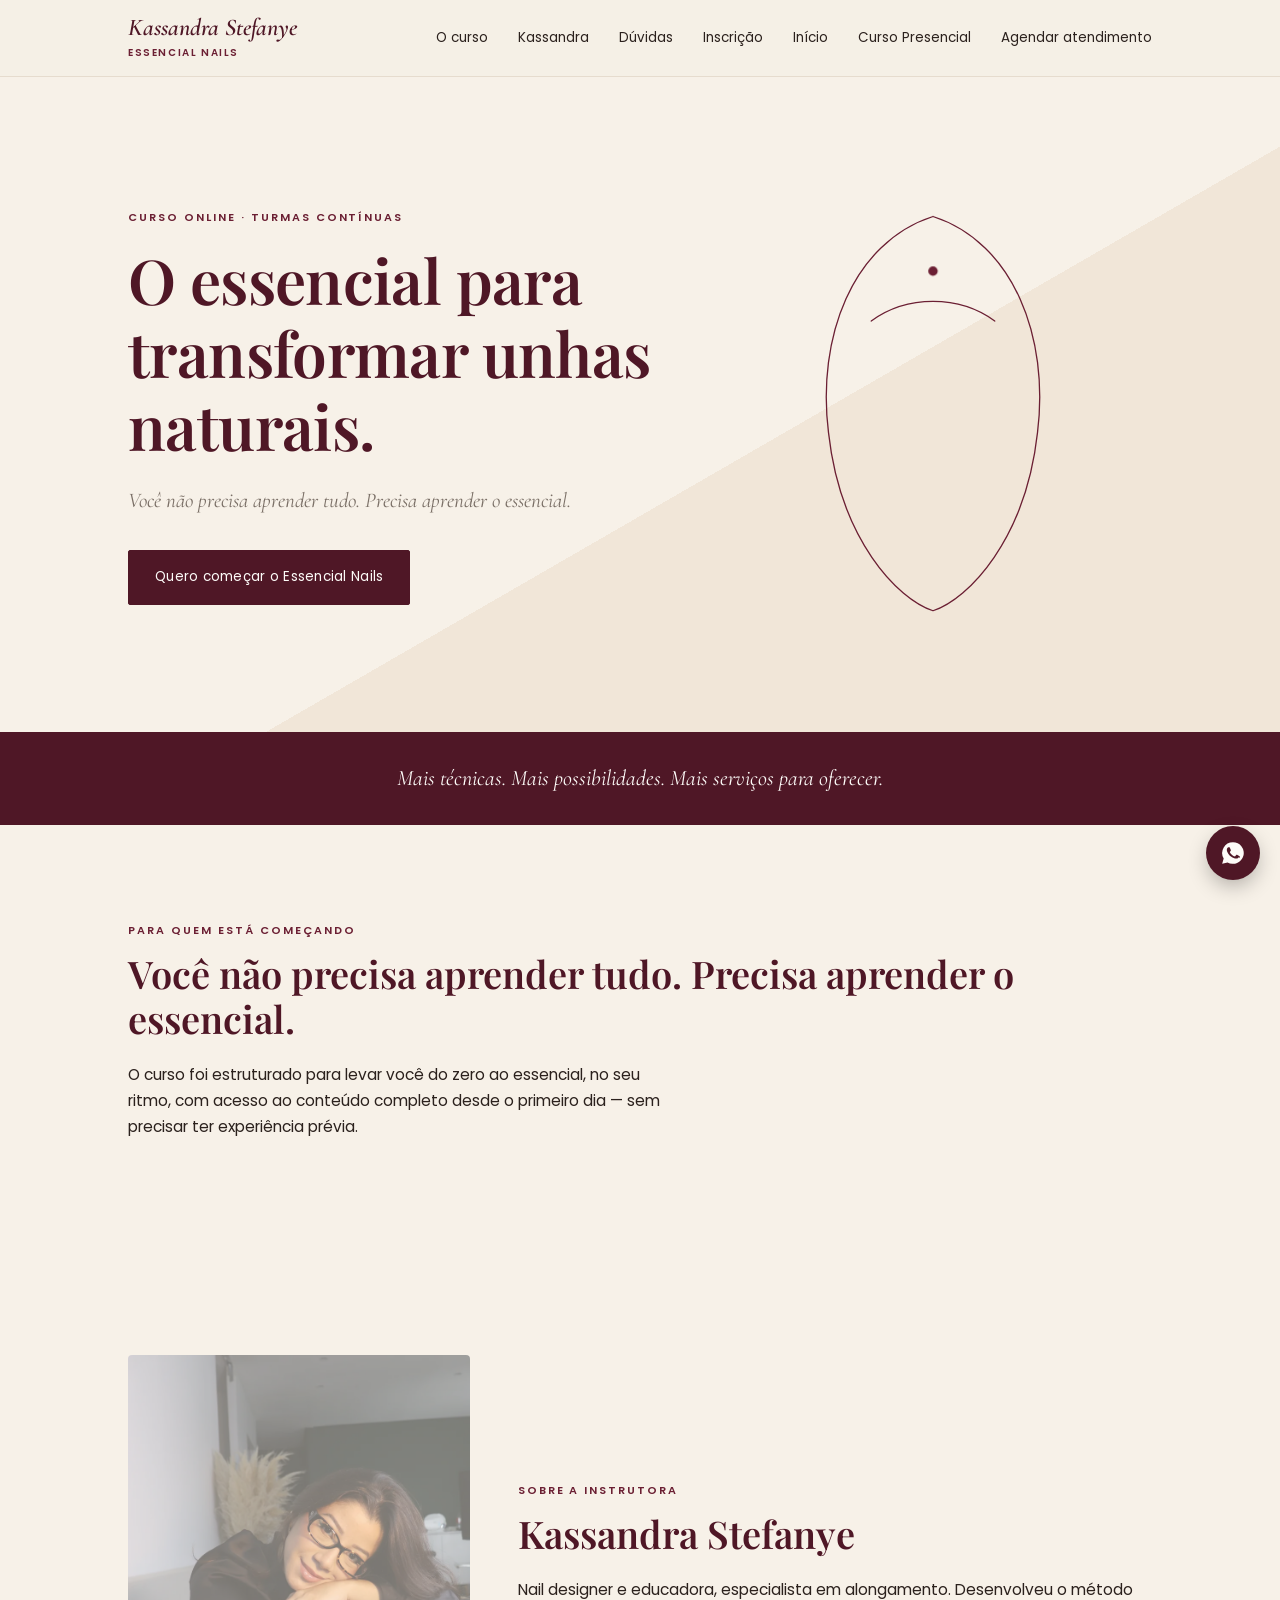
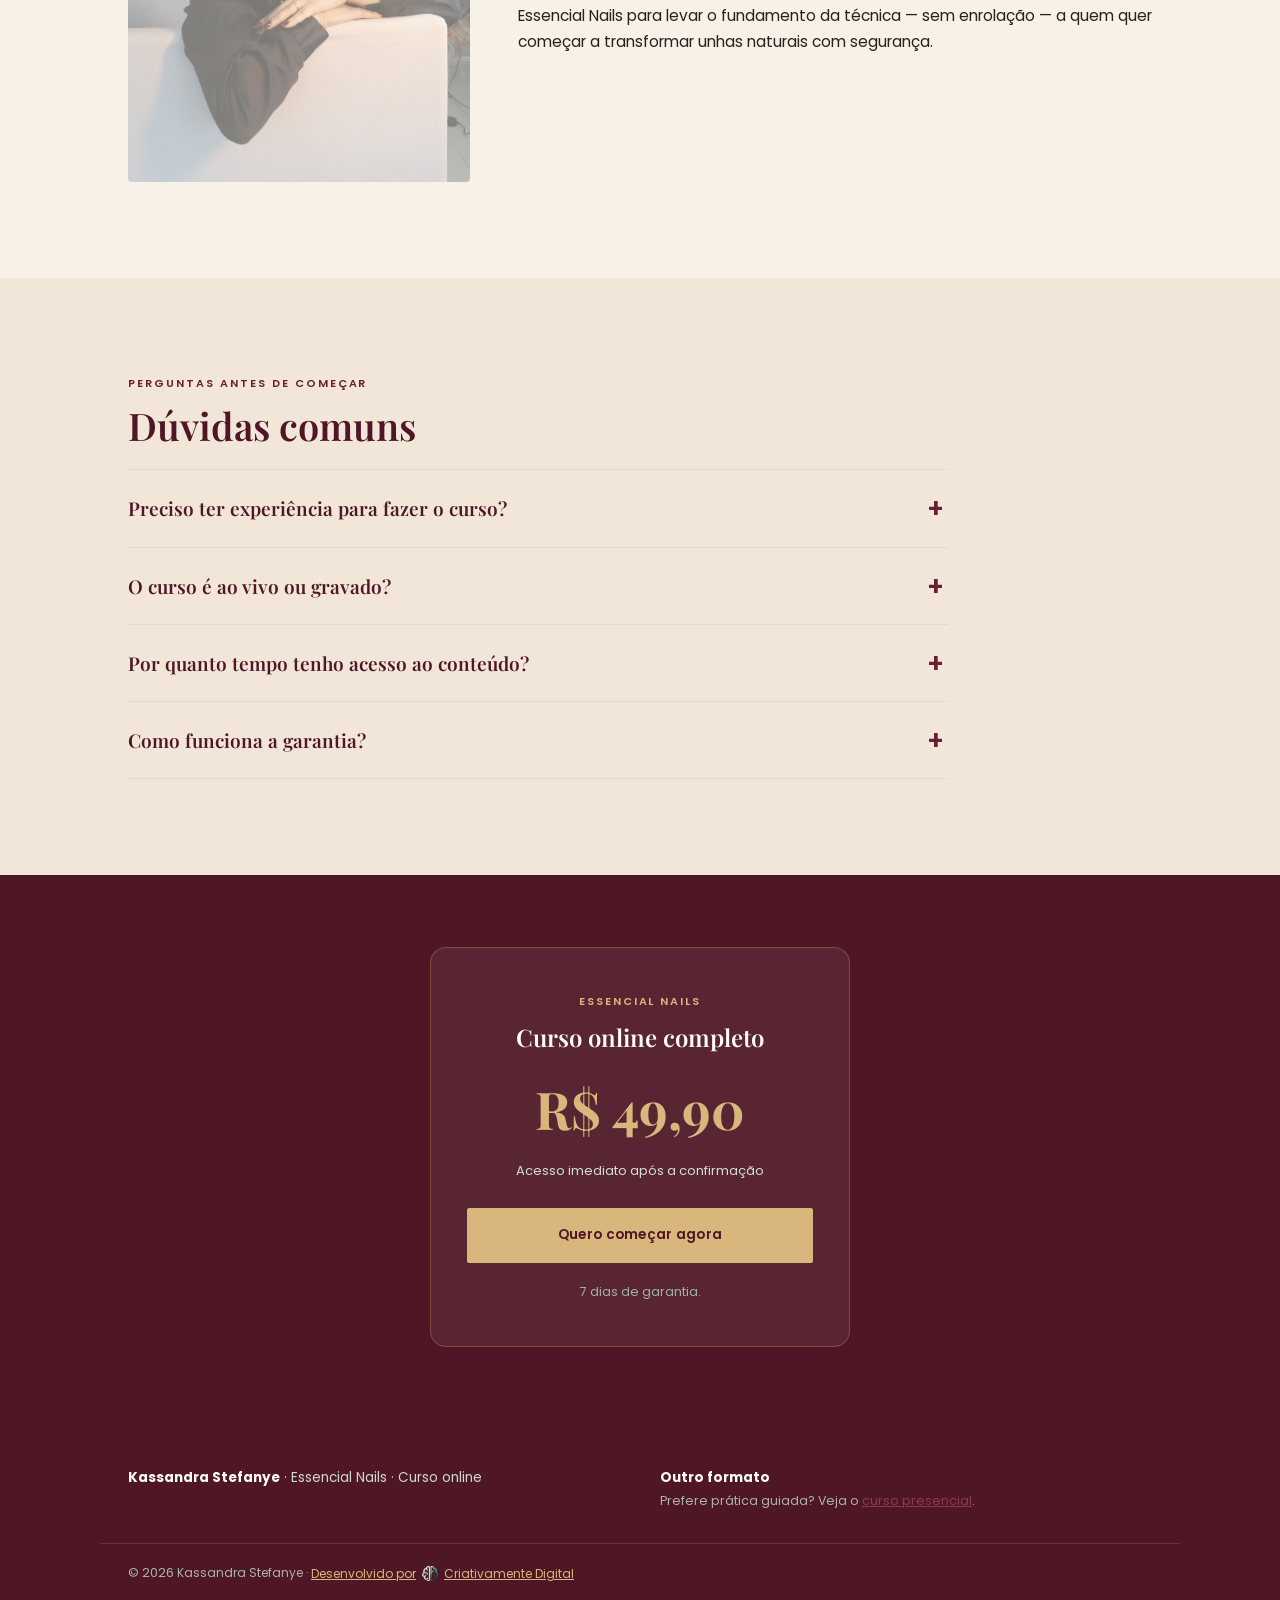
<file: essencial-nails/index.html>
<!DOCTYPE html>
<html lang="pt-BR">
<head>
<meta charset="UTF-8">
<meta name="viewport" content="width=device-width, initial-scale=1.0">
<title>Essencial Nails — Curso Online | Kassandra Stefanye</title>
<meta name="description" content="Essencial Nails: curso online de Kassandra Stefanye com o essencial para transformar unhas naturais.">
<meta name="robots" content="index, follow">
<link rel="canonical" href="https://kassandrastefanye.com.br/essencial-nails/">
<meta property="og:type" content="website">
<meta property="og:locale" content="pt_BR">
<meta property="og:site_name" content="Kassandra Stefanye">
<meta property="og:url" content="https://kassandrastefanye.com.br/essencial-nails/">
<meta property="og:title" content="Essencial Nails — Curso Online | Kassandra Stefanye">
<meta property="og:description" content="Essencial Nails: curso online de Kassandra Stefanye com o essencial para transformar unhas naturais.">
<link rel="icon" href="../img/favicon.svg" type="image/svg+xml">
<link rel="preconnect" href="https://fonts.googleapis.com">
<link rel="preconnect" href="https://fonts.gstatic.com" crossorigin>
<link href="https://fonts.googleapis.com/css2?family=Playfair+Display:wght@500;600;700&family=Cormorant+Garamond:ital,wght@0,400;0,500;0,600;1,500;1,600&family=Poppins:wght@300;400;500;600&display=swap" rel="stylesheet">
<link rel="stylesheet" href="../style.css">
</head>
<body>
<header class="top">
  <div class="wrap top-in">
    <a class="brand" href="../">Kassandra Stefanye<small>Essencial Nails</small></a>
    <nav class="menu" id="menu" aria-label="Principal">
      <a href="#conteudo">O curso</a><a href="#sobre">Kassandra</a><a href="#faq">Dúvidas</a><a href="#inscricao">Inscrição</a><a href="../">Início</a><a href="../descomplik-nails/">Curso Presencial</a><a href="../auroraconcept/">Agendar atendimento</a>
    </nav>
    <button class="burger" id="burger" aria-label="Abrir menu" aria-expanded="false"><span></span><span></span><span></span></button>
  </div>
</header>

<main>
<section class="hero">
  <div class="wrap hero-in">
    <div>
      <p class="eyebrow">Curso online · turmas contínuas</p>
      <h1>O essencial para transformar unhas naturais.</h1>
      <p class="lead">Você não precisa aprender tudo. Precisa aprender o essencial.</p>
      <div class="ctas">
        <a class="btn" href="https://pay.hotmart.com/T107218763A?bid=1787753435485" target="_blank" rel="noopener">Quero começar o Essencial Nails</a>
      </div>
    </div>
    <div class="hero-art" aria-hidden="true">
      <svg viewBox="0 0 320 400">
        <path class="art-line" d="M160 40 C 228 62 258 142 248 222 C 238 312 190 362 160 372 C 130 362 82 312 72 222 C 62 142 92 62 160 40 Z"/>
        <path class="art-line" d="M108 128 C 138 106 182 106 212 128"/>
        <circle class="art-dot" cx="160" cy="86" r="4"/>
      </svg>
    </div>
  </div>
</section>

<section class="band"><div class="wrap"><p>Mais técnicas. Mais possibilidades. Mais serviços para oferecer.</p></div></section>

<section class="sec" id="conteudo">
  <div class="wrap">
    <p class="eyebrow">Para quem está começando</p>
    <h2>Você não precisa aprender tudo. Precisa aprender o essencial.</h2>
    <p class="narrow">O curso foi estruturado para levar você do zero ao essencial, no seu ritmo, com acesso ao conteúdo completo desde o primeiro dia — sem precisar ter experiência prévia.</p>
  </div>
</section>

<section class="sec" id="sobre">
  <div class="wrap instructor">
    <div class="instructor-ph"><img src="../img/kassandra-essencial.webp" alt="Kassandra Stefanye" width="800" height="1000" loading="lazy" style="width:100%;height:100%;object-fit:cover;border-radius:4px;display:block"></div>
    <div>
      <p class="eyebrow">Sobre a instrutora</p>
      <h2>Kassandra Stefanye</h2>
      <p>Nail designer e educadora, especialista em alongamento. Desenvolveu o método Essencial Nails para levar o fundamento da técnica — sem enrolação — a quem quer começar a transformar unhas naturais com segurança.</p>
    </div>
  </div>
</section>

<section class="sec alt" id="faq">
  <div class="wrap">
    <p class="eyebrow">Perguntas antes de começar</p>
    <h2>Dúvidas comuns</h2>
    <div class="faq" id="faq-list">
      <div class="q"><button type="button"><span>Preciso ter experiência para fazer o curso?</span></button><div class="a"><p>Não. O Essencial Nails foi pensado para levar você do zero ao essencial, sem precisar de experiência prévia.</p></div></div>
      <div class="q"><button type="button"><span>O curso é ao vivo ou gravado?</span></button><div class="a"><p>É um curso online, com acesso ao conteúdo para assistir no seu ritmo.</p></div></div>
      <div class="q"><button type="button"><span>Por quanto tempo tenho acesso ao conteúdo?</span></button><div class="a"><p>As turmas são contínuas — a inscrição pode ser feita a qualquer momento.</p></div></div>
      <div class="q"><button type="button"><span>Como funciona a garantia?</span></button><div class="a"><p>Você tem 7 dias de garantia após a inscrição.</p></div></div>
    </div>
  </div>
</section>

<section class="price-wrap" id="inscricao">
  <div class="wrap">
    <div class="price-card">
      <p class="eyebrow">Essencial Nails</p>
      <h3>Curso online completo</h3>
      <div class="price-val">R$ 49,90</div>
      <p class="price-note">Acesso imediato após a confirmação</p>
      <a class="btn" href="https://pay.hotmart.com/T107218763A?bid=1787753435485" target="_blank" rel="noopener">Quero começar agora</a>
      <p class="price-guarantee">7 dias de garantia.</p>
    </div>
  </div>
</section>
</main>

<footer>
  <div class="wrap foot">
    <div><strong>Kassandra Stefanye</strong> · Essencial Nails · Curso online</div>
    <div class="priv"><strong>Outro formato</strong><br><span>Prefere prática guiada? Veja o <a href="../descomplik-nails/">curso presencial</a>.</span></div>
  </div>
  <div class="wrap credit">© <span id="yr"></span> Kassandra Stefanye · <a href="https://criativamentedigital.com.br/sites" target="_blank" rel="noopener" style="display:inline-flex;align-items:center;gap:6px;vertical-align:middle">Desenvolvido por <img src="../img/cd-logo.png" alt="Criativamente Digital" style="width:16px;height:16px;object-fit:contain"> Criativamente Digital</a></div>
</footer>
<a class="wa-float" href="https://api.whatsapp.com/send?phone=5511984277586&text=Ol%C3%A1%2C%20Kassandra!%20Tenho%20interesse%20no%20Essencial%20Nails." target="_blank" rel="noopener" aria-label="Falar no WhatsApp"><svg width="26" height="26" viewBox="0 0 24 24" fill="currentColor" aria-hidden="true"><path d="M12 2a10 10 0 0 0-8.6 15.1L2 22l5-1.3A10 10 0 1 0 12 2zm5.2 13.9c-.2.6-1.3 1.2-1.8 1.2-.5.1-1 .2-3.3-.7-2.8-1.1-4.6-4-4.7-4.2-.1-.2-1.1-1.5-1.1-2.9s.7-2.1 1-2.4c.2-.3.5-.3.7-.3h.5c.2 0 .4 0 .6.5l.9 2.1c.1.2.1.4 0 .6l-.4.6-.3.4c-.1.2-.3.4-.1.7.2.3.8 1.3 1.7 2.1 1.2 1 2.1 1.3 2.4 1.5.3.1.5.1.7-.1l1-1.2c.2-.3.4-.2.7-.1l2 1c.3.1.5.2.5.4.1.3.1.8-.1 1.4z"/></svg></a>
<script src="../app.js"></script>
</body>
</html>
</file>
<file: style.css>
:root{
  --bege:#F7F1E8;
  --off-white:#FDFBF8;
  --nude:#F1E6D8;
  --nude-2:#E6D5BF;
  --dourado:#6B1F33;
  --dourado-deep:#4F1726;
  --verde:#4F1726;
  --verde-2:#8C3A50;
  --gold:#D8B67C;
  --ink:#2B211D;
  --muted:#7A6F66;
  --line:#E6DCCE;
  --serif:"Playfair Display",Georgia,"Times New Roman",serif;
  --serif-alt:"Cormorant Garamond",Georgia,serif;
  --sans:"Poppins",-apple-system,BlinkMacSystemFont,"Segoe UI",Arial,sans-serif;
}
*{box-sizing:border-box;margin:0;padding:0}
html{scroll-behavior:smooth;scroll-padding-top:76px}
body{font:15.5px/1.7 var(--sans);color:var(--ink);background:var(--bege);-webkit-font-smoothing:antialiased}
a{color:var(--verde-2)}
img{max-width:100%}
.wrap{max-width:1080px;margin:0 auto;padding:0 28px}
h1,h2,h3{font-family:var(--serif);font-weight:600;color:var(--verde);line-height:1.18}
h1{font-size:clamp(36px,5.4vw,62px);margin:16px 0 22px;letter-spacing:-.01em}
h2{font-size:clamp(27px,3.2vw,38px);margin-bottom:20px}
h3{font-size:20px;margin-bottom:8px;font-weight:600}
.eyebrow{text-transform:uppercase;letter-spacing:.18em;font-size:11px;font-weight:600;color:var(--dourado);margin-bottom:12px}
.lead{font-family:var(--serif-alt);font-style:italic;font-size:21px;line-height:1.6;color:var(--muted);max-width:540px}

/* header */
.top{position:sticky;top:0;z-index:50;background:rgba(245,240,230,.94);border-bottom:1px solid var(--line);backdrop-filter:blur(6px)}

.subnav{background:var(--nude);border-bottom:1px solid var(--line)}
.subnav .wrap{display:flex;gap:8px;overflow-x:auto;padding:10px 20px;font-size:12px;-webkit-overflow-scrolling:touch;scrollbar-width:none}
.subnav .wrap::-webkit-scrollbar{display:none}
.subnav a{color:var(--muted);text-decoration:none;white-space:nowrap;padding:8px 14px;border-radius:999px;border:1px solid transparent;transition:background .2s,color .2s,border-color .2s}
.subnav a:hover{color:var(--verde);border-color:var(--line)}
.subnav a.is-active{color:var(--verde);font-weight:600;background:#fff;border-color:var(--line)}
.top-in{display:flex;align-items:center;justify-content:space-between;height:76px}
.brand{font-family:var(--serif-alt);font-size:24px;font-style:italic;font-weight:600;color:var(--verde);text-decoration:none;line-height:1.1}
.brand small{display:block;font:600 10px var(--sans);letter-spacing:.16em;text-transform:uppercase;color:var(--dourado);font-style:normal;margin-top:4px}
.menu{display:flex;gap:30px}
.menu a{font-size:13.5px;text-decoration:none;color:var(--ink)}
.menu a:hover{color:var(--dourado)}
.burger{display:none;width:44px;height:44px;border:1px solid var(--line);background:var(--bege);border-radius:6px;cursor:pointer;flex-direction:column;justify-content:center;align-items:center;gap:5px}
.burger span{width:18px;height:1.5px;background:var(--verde)}

/* hero */
.hero{position:relative;overflow:hidden;background:linear-gradient(150deg,var(--bege) 0 58%,var(--nude) 58%)}
.hero-in{display:grid;grid-template-columns:1.1fr .9fr;gap:52px;align-items:center;padding-top:92px;padding-bottom:88px;position:relative;z-index:1}
.ctas{display:flex;gap:12px;flex-wrap:wrap;margin-top:32px}
.btn{display:inline-block;background:var(--verde);color:var(--off-white);text-decoration:none;font-size:13.5px;letter-spacing:.02em;padding:15px 26px;border-radius:2px;border:1px solid var(--verde);transition:background .2s,color .2s,border-color .2s}
.btn:hover{background:var(--dourado);border-color:var(--dourado);color:var(--verde)}
.btn.ghost{background:transparent;color:var(--verde)}
.btn.ghost:hover{background:var(--verde);color:var(--off-white)}
.hero-art{width:100%;max-width:380px;justify-self:center;color:var(--dourado)}
.hero-photo{width:100%;max-width:420px;justify-self:center;border-radius:6px;overflow:hidden;box-shadow:0 24px 50px -24px #4f172699}
.hero-photo img{width:100%;height:100%;object-fit:cover;display:block}
.hero-art svg{width:100%;height:auto;display:block}
.art-line{fill:none;stroke:currentColor;stroke-width:1.1;stroke-linecap:round;stroke-linejoin:round;stroke-dasharray:900;stroke-dashoffset:900;animation:artDraw 3.2s ease forwards .3s}
.art-dot{fill:var(--dourado);opacity:0;animation:artFade 1s ease forwards 2.4s}
@keyframes artDraw{to{stroke-dashoffset:0}}
@keyframes artFade{to{opacity:1}}
@media(prefers-reduced-motion:reduce){.art-line{animation:none;stroke-dashoffset:0}.art-dot{animation:none;opacity:1}}

.band{background:var(--verde);color:var(--off-white);text-align:center;padding:28px 0}
.band p{font-family:var(--serif-alt);font-style:italic;font-size:clamp(18px,2.2vw,22px)}

.sec{padding:96px 0}
.alt{background:var(--nude)}

/* escolha seu caminho */
.paths{display:grid;grid-template-columns:1fr 1fr;gap:24px}
.path-card{background:var(--off-white);border:1px solid var(--line);padding:36px 32px;text-decoration:none;color:inherit;display:block;transition:transform .25s ease,box-shadow .25s ease}
.path-card:hover{transform:translateY(-3px);box-shadow:0 20px 40px -24px #19382633}
.path-card .tag{color:var(--dourado)}
.path-card p{color:var(--muted);margin:10px 0 16px}
.path-card .go{font-size:13px;font-weight:600;color:var(--verde);letter-spacing:.02em}

/* cards genéricos */
.cards{display:grid;grid-template-columns:repeat(3,1fr);gap:20px;margin-bottom:52px}
.card{background:#fff;border:1px solid var(--line);padding:28px 24px}
.card h3{font-size:19px}
.card p{color:var(--muted);font-size:15px}

.two{display:grid;grid-template-columns:1.3fr .7fr;gap:56px;align-items:start}
.two:has(.instructor-ph){grid-template-columns:.8fr 1.2fr .8fr;align-items:center}
@media(max-width:820px){.two:has(.instructor-ph){grid-template-columns:1fr}}
.two p{margin-bottom:16px;max-width:60ch}
.facts{background:var(--off-white);border:1px solid var(--line);border-left:3px solid var(--dourado);padding:26px}
.alt .facts{background:var(--off-white)}
.facts ul{list-style:none}
.facts li{padding:9px 0;border-bottom:1px solid var(--line);font-size:14.5px}
.facts li:last-child{border:0}
.facts p{font-size:14.5px;color:var(--muted)}

.narrow{max-width:62ch;margin-bottom:22px}

/* portfólio placeholder */
.portfolio-grid{display:grid;grid-template-columns:repeat(5,1fr);gap:14px}
.pf-tile{aspect-ratio:4/5;border-radius:4px;background:linear-gradient(160deg,var(--nude) 0%,var(--dourado) 100%);opacity:.55}
.pf-tile:nth-child(3n+1){background:linear-gradient(160deg,var(--bege) 0%,var(--nude-2) 100%)}
.pf-tile:nth-child(4n+2){background:linear-gradient(160deg,var(--nude-2) 0%,var(--verde) 100%);opacity:.35}
.pf-note{margin-top:22px;color:var(--muted);font-size:14px}

.topics-2col{display:grid;grid-template-columns:1fr 1fr;gap:8px 48px}
.topics-2col ul{list-style:none}
.topics-2col li{padding:11px 0 11px 22px;border-bottom:1px solid var(--line);position:relative;font-size:15px}
.topics-2col li::before{content:"";position:absolute;left:0;top:19px;width:7px;height:7px;background:var(--dourado);border-radius:50%}
@media(max-width:820px){.topics-2col{grid-template-columns:1fr}}
.pf-item figcaption{margin-top:10px;font-size:13px;color:var(--muted);text-align:center}

/* badges de confiança */
.badges{display:flex;justify-content:center;gap:48px;flex-wrap:wrap;padding:26px 0;border-top:1px solid var(--line)}
.badges .b{display:flex;align-items:center;gap:10px;font-size:13.5px;color:var(--muted)}
.badges svg{color:var(--dourado);flex:none}

/* dois caminhos com foto */
.split{display:grid;grid-template-columns:1fr 1fr;gap:20px}
.split-card{display:block;text-decoration:none;color:inherit}
.split-ph{aspect-ratio:16/10;max-height:240px;border-radius:4px;background:linear-gradient(155deg,var(--nude) 0%,var(--nude-2) 100%);margin-bottom:18px;overflow:hidden}
.split-card .tag{color:var(--dourado)}
.split-card p{color:var(--muted);margin:8px 0 12px}
.split-card .go{font-size:13px;font-weight:600;color:var(--verde);letter-spacing:.02em}

/* CTA final: dois cartões escuros */
.final-grid{display:grid;grid-template-columns:1fr 1fr;gap:18px}
.final-card{background:var(--verde);color:var(--off-white);display:flex;align-items:center;justify-content:space-between;gap:16px;padding:28px 30px;border-radius:4px;text-decoration:none;transition:background .2s}
.final-card:hover{background:var(--dourado-deep)}
.final-card strong{font-family:var(--serif);font-size:19px;font-weight:600}
.final-card .circ{width:38px;height:38px;border-radius:50%;border:1px solid #ffffff44;display:grid;place-items:center;flex:none;transition:border-color .2s}
.final-card:hover .circ{border-color:#fff}

.footer-social{display:flex;gap:14px}
.footer-social a{color:#e3d6cd}
.footer-social a:hover{color:#fff}

@media(max-width:820px){.split,.final-grid{grid-template-columns:1fr}}

/* faq */
.faq{max-width:820px;border-top:1px solid var(--line)}
.q{border-bottom:1px solid var(--line)}
.q button{all:unset;box-sizing:border-box;width:100%;cursor:pointer;padding:22px 40px 22px 0;font-family:var(--serif);font-weight:600;font-size:19px;color:var(--verde);position:relative;display:block}
.q button::after{content:"+";position:absolute;right:4px;top:17px;font-size:26px;color:var(--dourado);font-family:var(--sans)}
.q.open button::after{content:"–"}
.q button:focus-visible{outline:2px solid var(--dourado);outline-offset:2px}
.a{max-height:0;overflow:hidden;transition:max-height .35s ease}
.a p{padding:0 0 22px;max-width:62ch;color:var(--muted)}

/* contato */
.contact{background:var(--off-white)}
.cbtns{display:grid;gap:12px;max-width:440px;margin-top:26px}
.cbtn{display:flex;align-items:center;gap:16px;padding:14px 20px;border:1px solid var(--line);border-left:3px solid var(--dourado);background:var(--bege);border-radius:4px;text-decoration:none;color:var(--verde);transition:background .2s,border-color .2s,color .2s;min-height:58px}
.cbtn svg{flex:none;color:var(--dourado)}
.cbtn strong{display:block;font-family:var(--serif);font-weight:600;font-size:18px}
.cbtn small{display:block;font-size:13px;color:var(--muted);margin-top:2px}
.cbtn:hover,.cbtn:focus-visible{background:var(--verde);border-color:var(--verde);color:var(--off-white)}
.cbtn:hover svg,.cbtn:hover small,.cbtn:focus-visible svg,.cbtn:focus-visible small{color:var(--off-white)}

footer{background:var(--verde);color:#cfd8cf;padding:48px 0 26px;font-size:13.5px}
.foot-logo{font-family:var(--serif-alt);font-style:italic;font-weight:600;font-size:24px;color:var(--off-white);margin:0 0 10px}
.foot{display:grid;grid-template-columns:1fr 1fr;gap:40px}
footer strong{color:var(--off-white)}
footer span{color:#a9b5a9;font-size:12.5px}
.credit{margin-top:30px;padding-top:18px;border-top:1px solid #ffffff1f;font-size:12px;color:#a9b5a9}
.credit a{color:var(--gold)}

@media(max-width:820px){
 .wrap{padding:0 22px}
 .burger{display:flex}
 .top-in{height:68px}
 .brand{font-size:19px}
 .brand small{font-size:9px}
 .menu{display:none;position:fixed;top:76px;left:0;right:0;background:var(--bege);flex-direction:column;gap:0;border-bottom:1px solid var(--line);box-shadow:0 14px 24px -10px #0002;max-height:calc(100vh - 76px);overflow-y:auto}
 .menu.open{display:flex}
 .menu a{padding:16px 22px;border-top:1px solid var(--line);font-size:16px}
 .hero-in{grid-template-columns:1fr;padding-top:44px;padding-bottom:56px;gap:32px;text-align:left}
 .hero-art,.hero-photo{order:-1;max-width:280px}
 .cards,.two,.paths,.foot{grid-template-columns:1fr}
 .portfolio-grid{grid-template-columns:repeat(2,1fr)}
 .sec{padding:64px 0}
 .ctas .btn{flex:1 1 100%;text-align:center}
}
@media(prefers-reduced-motion:reduce){html{scroll-behavior:auto}.a{transition:none}}

/* hub (home) */
.hub{min-height:100vh;background:radial-gradient(120% 70% at 50% -10%,#1f4530 0%,var(--verde) 55%)}
.hub-inner{max-width:560px;margin:0 auto;padding:72px 24px 88px;text-align:center}
.hub-brand{font-family:var(--serif-alt);font-style:italic;font-weight:600;font-size:34px;color:var(--off-white);margin:0}
.hub-divider{display:flex;align-items:center;gap:14px;justify-content:center;margin:16px 0 22px}
.hub-divider .ln{height:1px;width:64px;background:var(--dourado);opacity:.6}
.hub-divider svg{color:var(--dourado);width:16px;height:16px;flex:none}
.hub-tag{font-size:15px;color:#cfe0d3;max-width:38ch;margin:0 auto 44px;line-height:1.65}
.hub-links{display:grid;gap:14px}
.hub-link{display:flex;align-items:center;gap:16px;padding:19px 22px;border-radius:14px;text-decoration:none;text-align:left;transition:transform .2s ease,box-shadow .2s ease}
.hub-link:hover{transform:translateY(-2px)}
.hub-link.primary{background:var(--dourado);color:var(--verde);box-shadow:0 14px 30px -16px #d09e4066}
.hub-link.secondary{background:#ffffff08;border:1px solid #d0a65c4d;color:var(--off-white)}
.hub-link .hi{flex:none;width:42px;height:42px;border-radius:11px;display:grid;place-items:center;background:#00000014}
.hub-link.secondary .hi{background:#ffffff12}
.hub-link strong{display:block;font-family:var(--serif);font-weight:600;font-size:18px;line-height:1.25}
.hub-link small{display:block;font-size:12.5px;opacity:.82;margin-top:2px;font-weight:400}
.hub-link .arrow{margin-left:auto;opacity:.7;flex:none}
.hub-minor{display:flex;gap:10px;justify-content:center;margin-top:28px;flex-wrap:wrap}
.hub-minor a{display:flex;align-items:center;gap:8px;padding:10px 16px;border-radius:999px;border:1px solid #ffffff22;color:#cfe0d3;text-decoration:none;font-size:13px;transition:border-color .2s,color .2s}
.hub-minor a:hover{border-color:var(--dourado);color:var(--off-white)}
.hub-foot{margin-top:52px;font-size:11.5px;color:#9db5a3}
.hub-foot a{color:var(--dourado)}
@media(max-width:480px){.hub-inner{padding:56px 20px 64px}.hub-brand{font-size:29px}}

/* LP de curso: passos, garantia, card de preço */
.steps-3{display:grid;grid-template-columns:repeat(3,1fr);gap:20px}
.step-card{background:var(--off-white);border:1px solid var(--line);padding:30px 26px;text-align:center}
.step-card .n{font-family:var(--serif);font-size:15px;color:var(--dourado);margin-bottom:10px}
.step-card h3{font-size:19px}
.step-card p{color:var(--muted);font-size:14.5px}

.price-wrap{background:var(--verde);color:var(--off-white);padding:72px 0}
.price-card{max-width:420px;margin:0 auto;text-align:center;background:#ffffff10;border:1px solid #d0a65c4d;border-radius:16px;padding:44px 36px}
.price-card .eyebrow{color:var(--gold)}
.price-card h3{color:var(--off-white);font-size:24px}
.price-val{font-family:var(--serif);font-size:52px;font-weight:700;color:var(--gold);margin:14px 0 6px}
.price-note{font-size:13px;color:#cfe0d3;margin-bottom:26px}
.price-card .btn{width:100%;text-align:center;background:var(--gold);border-color:var(--gold);color:var(--verde);font-weight:600}
.price-card .btn:hover{background:var(--off-white);border-color:var(--off-white)}
.price-guarantee{margin-top:18px;font-size:12.5px;color:#9db5a3}

.instructor{display:grid;grid-template-columns:.7fr 1.3fr;gap:48px;align-items:center}
.instructor-ph{aspect-ratio:4/5;border-radius:8px;background:linear-gradient(160deg,var(--nude) 0%,var(--dourado) 100%);opacity:.5}

@media(max-width:820px){.steps-3{grid-template-columns:1fr}.instructor{grid-template-columns:1fr}}

/* WhatsApp flutuante — discreto, sem o verde padrão */
.wa-float{position:fixed;right:20px;bottom:20px;width:54px;height:54px;border-radius:50%;background:var(--verde);color:var(--off-white);display:grid;place-items:center;box-shadow:0 8px 22px -4px #0005;z-index:90;transition:transform .25s var(--ease,ease)}
.wa-float:hover{transform:translateY(-2px) scale(1.04);background:var(--dourado);color:var(--verde)}
@media(max-width:700px){.wa-float{right:14px;bottom:14px;width:50px;height:50px}}
</file>
